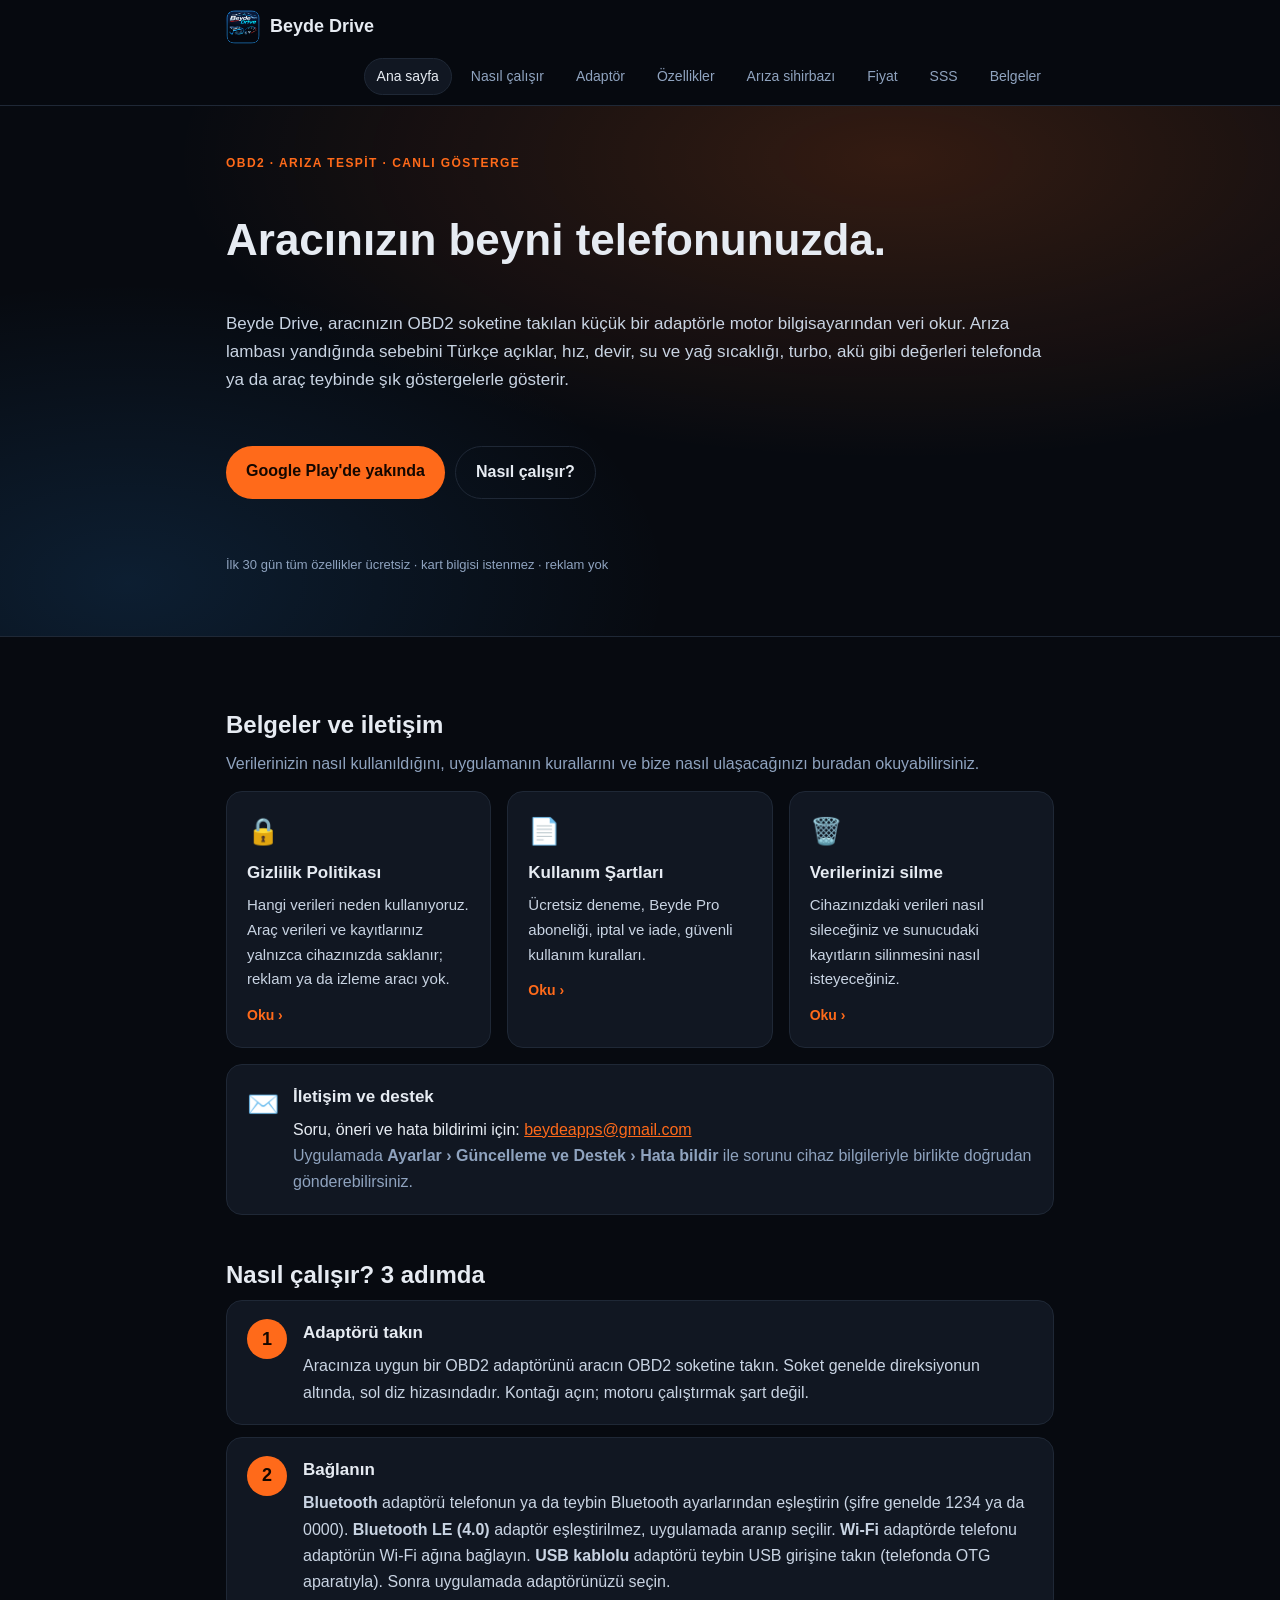
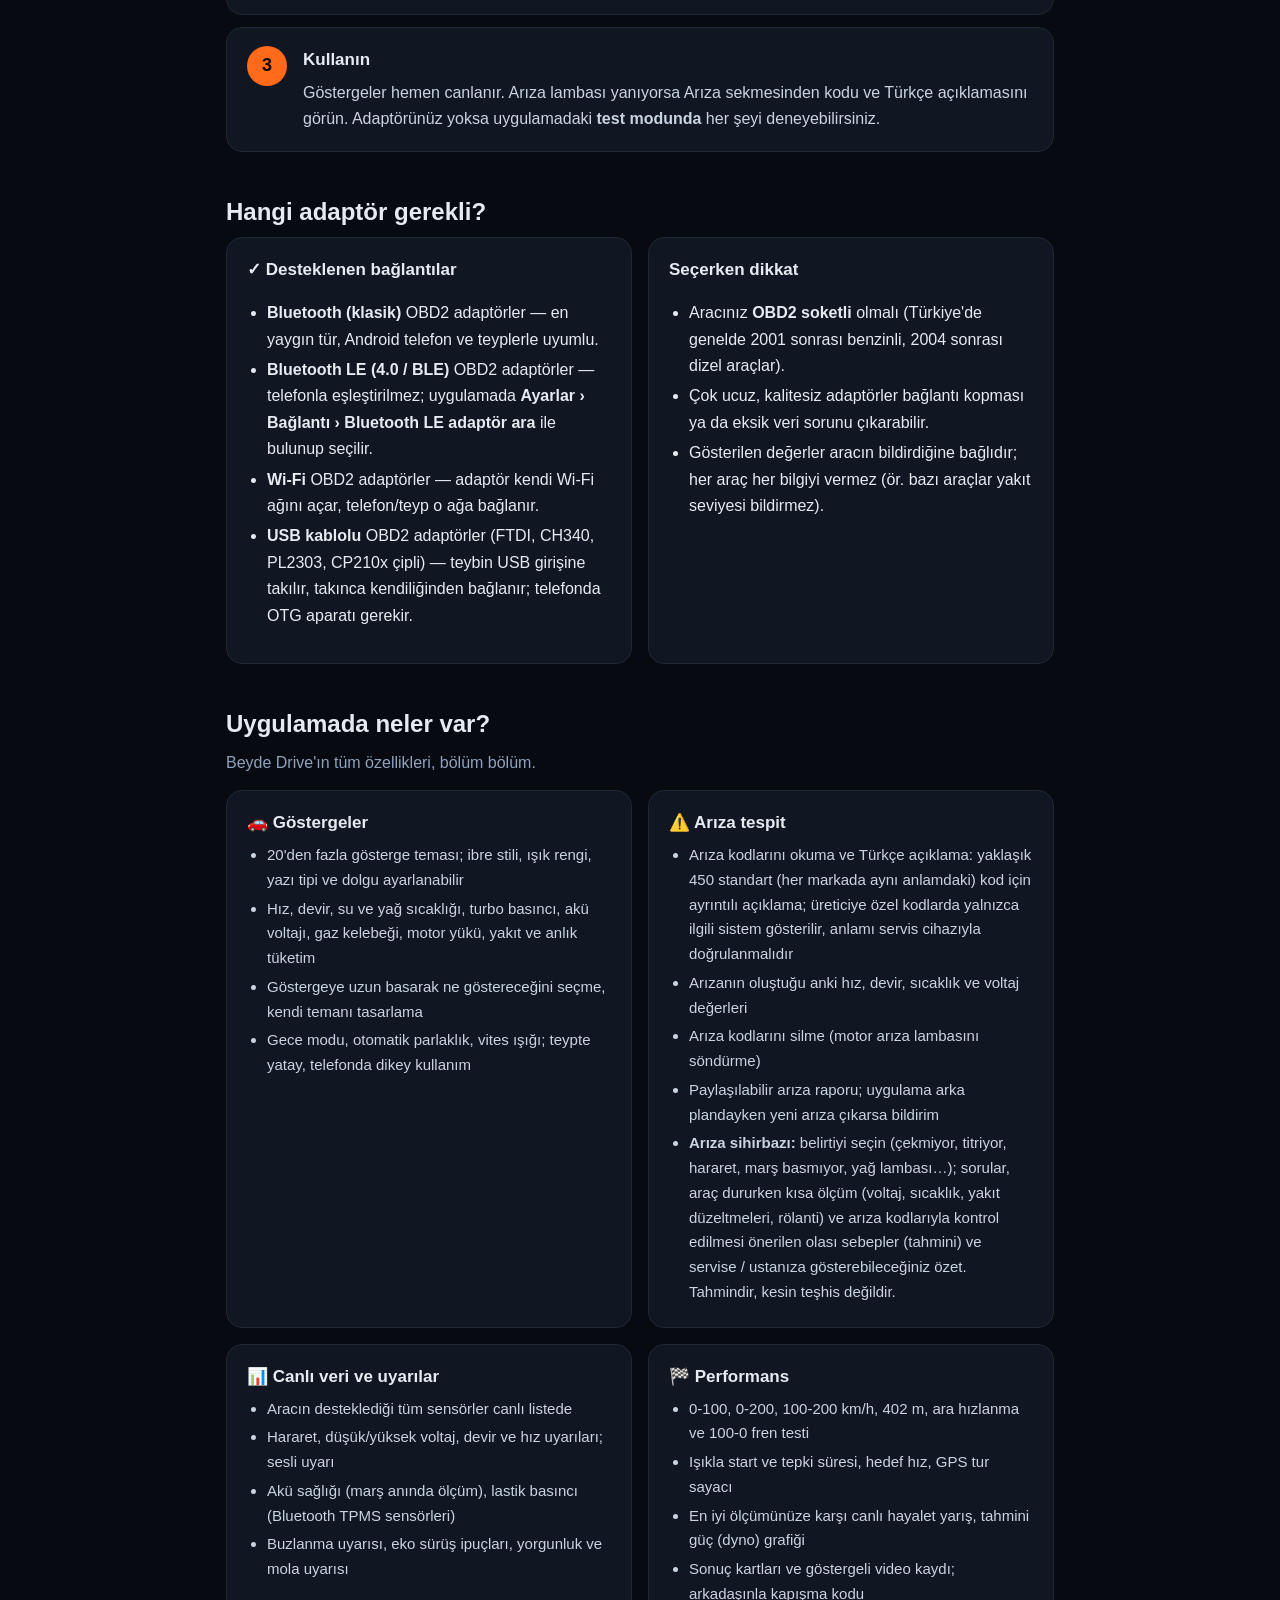
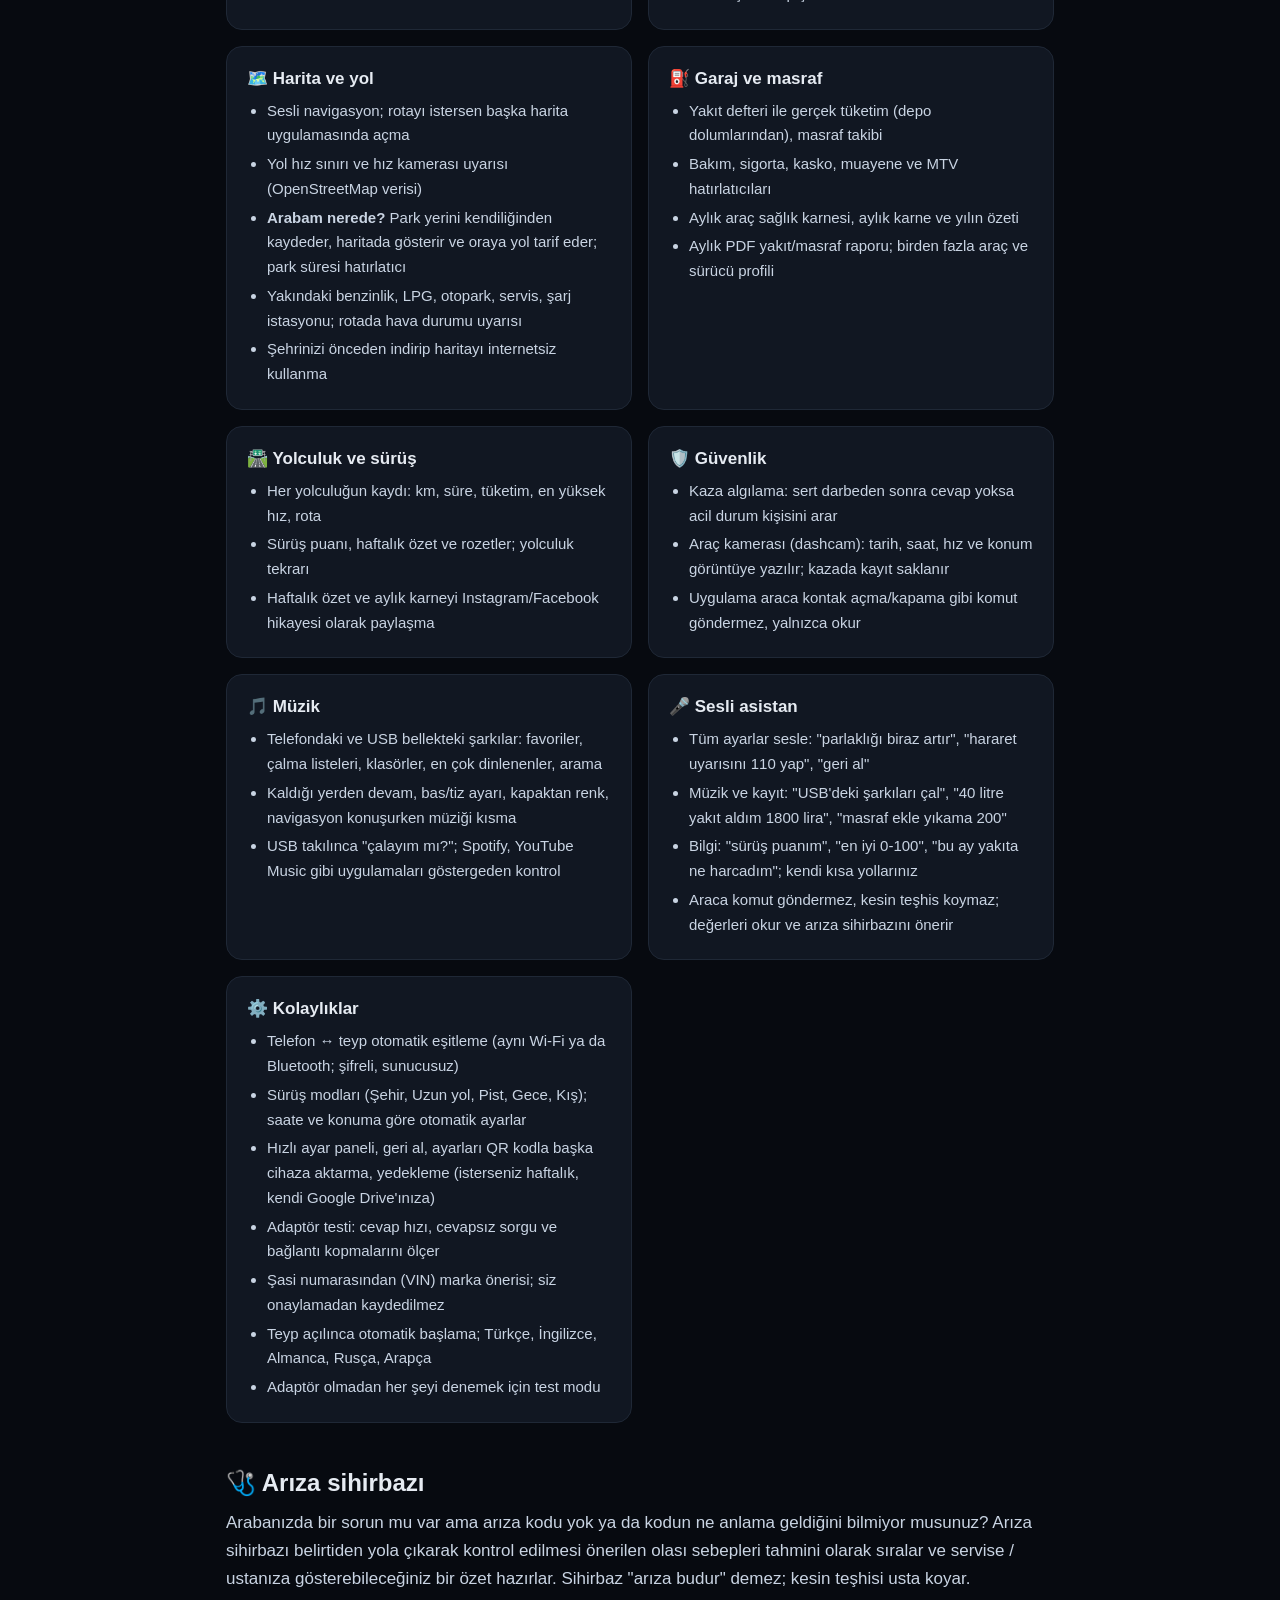
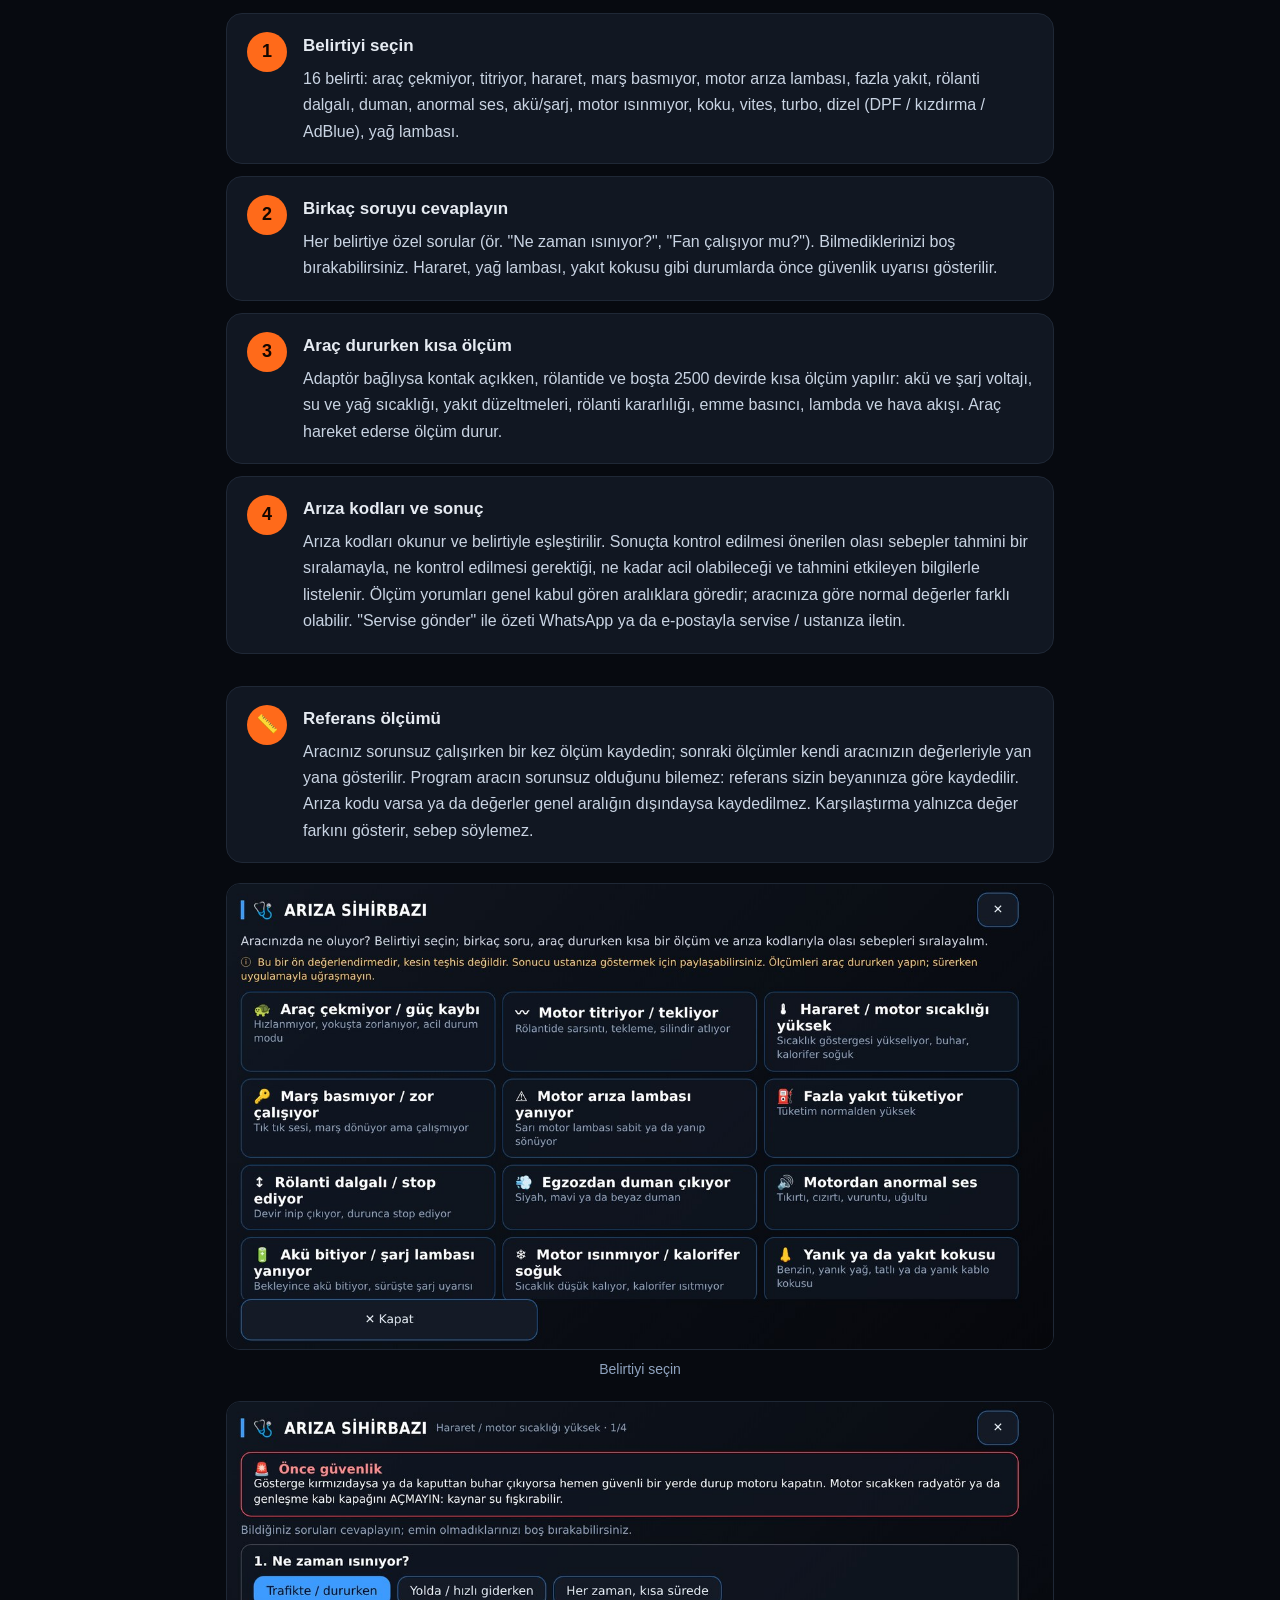
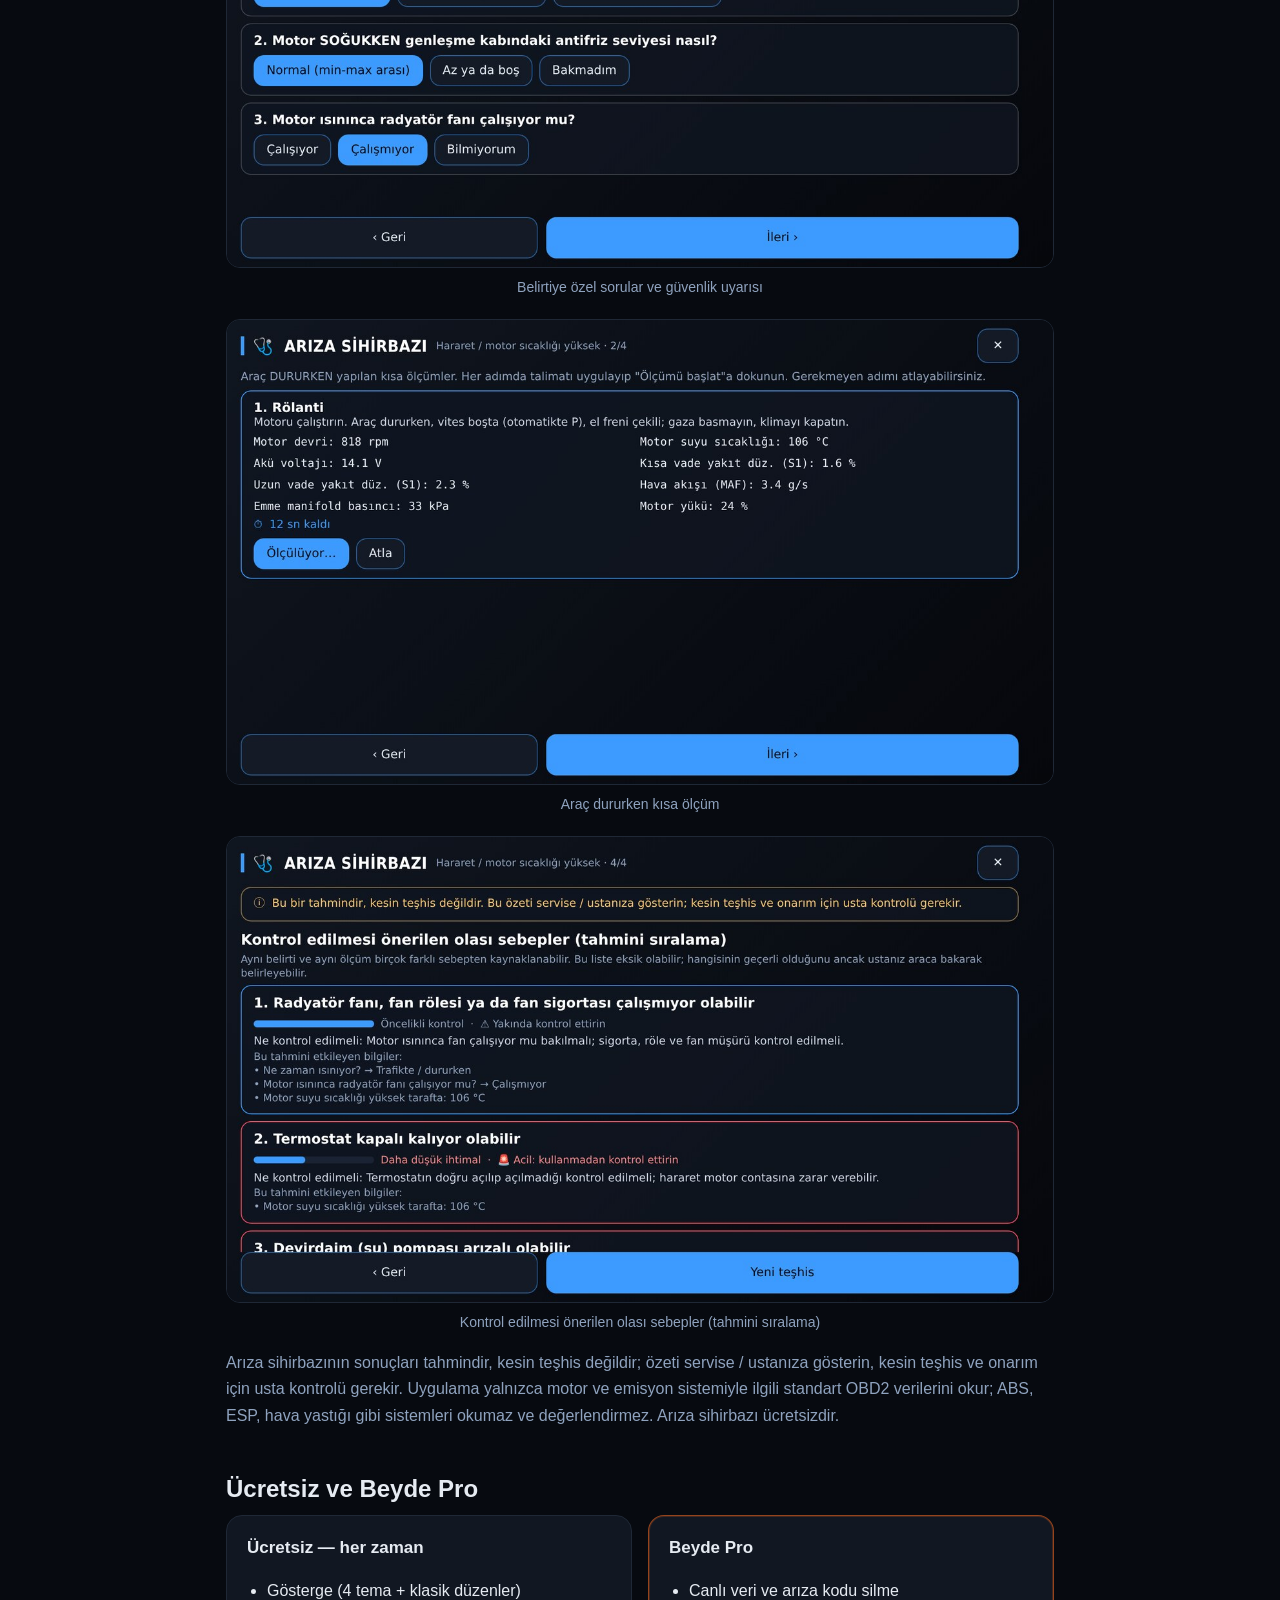
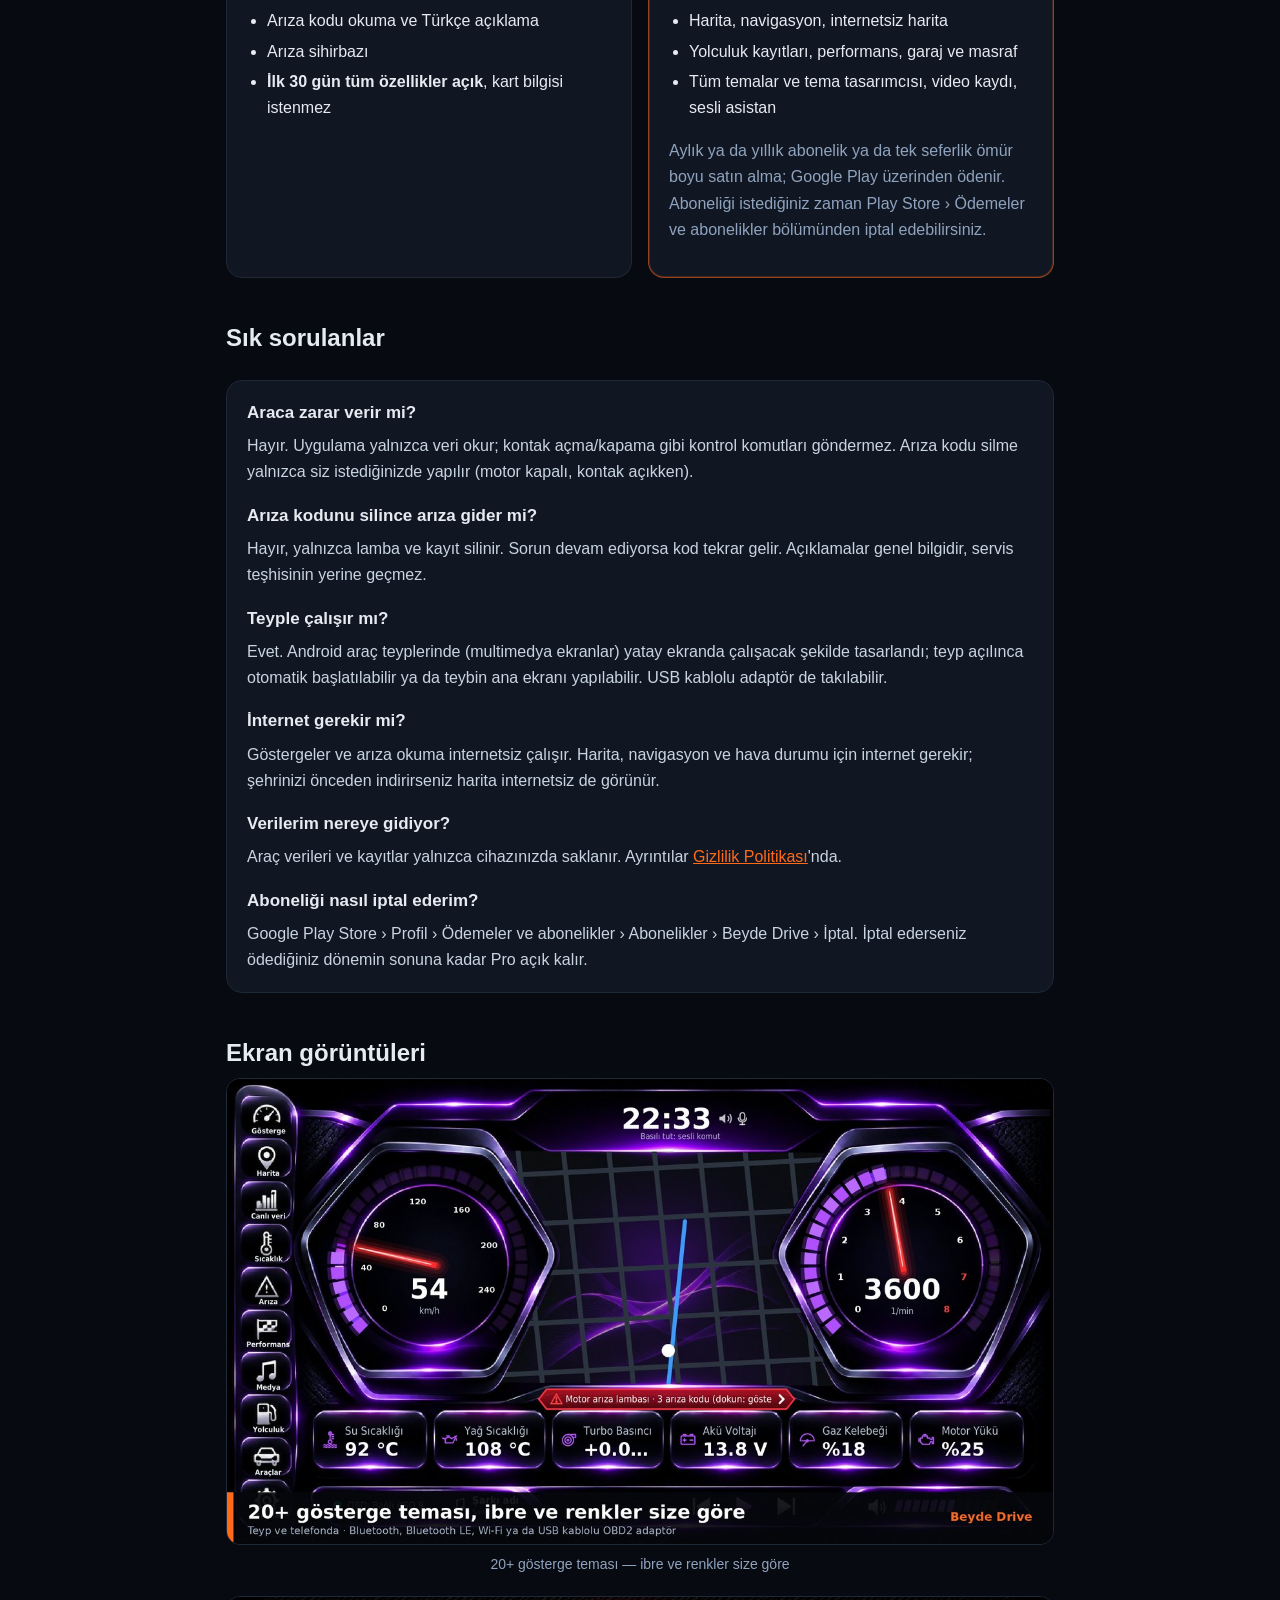
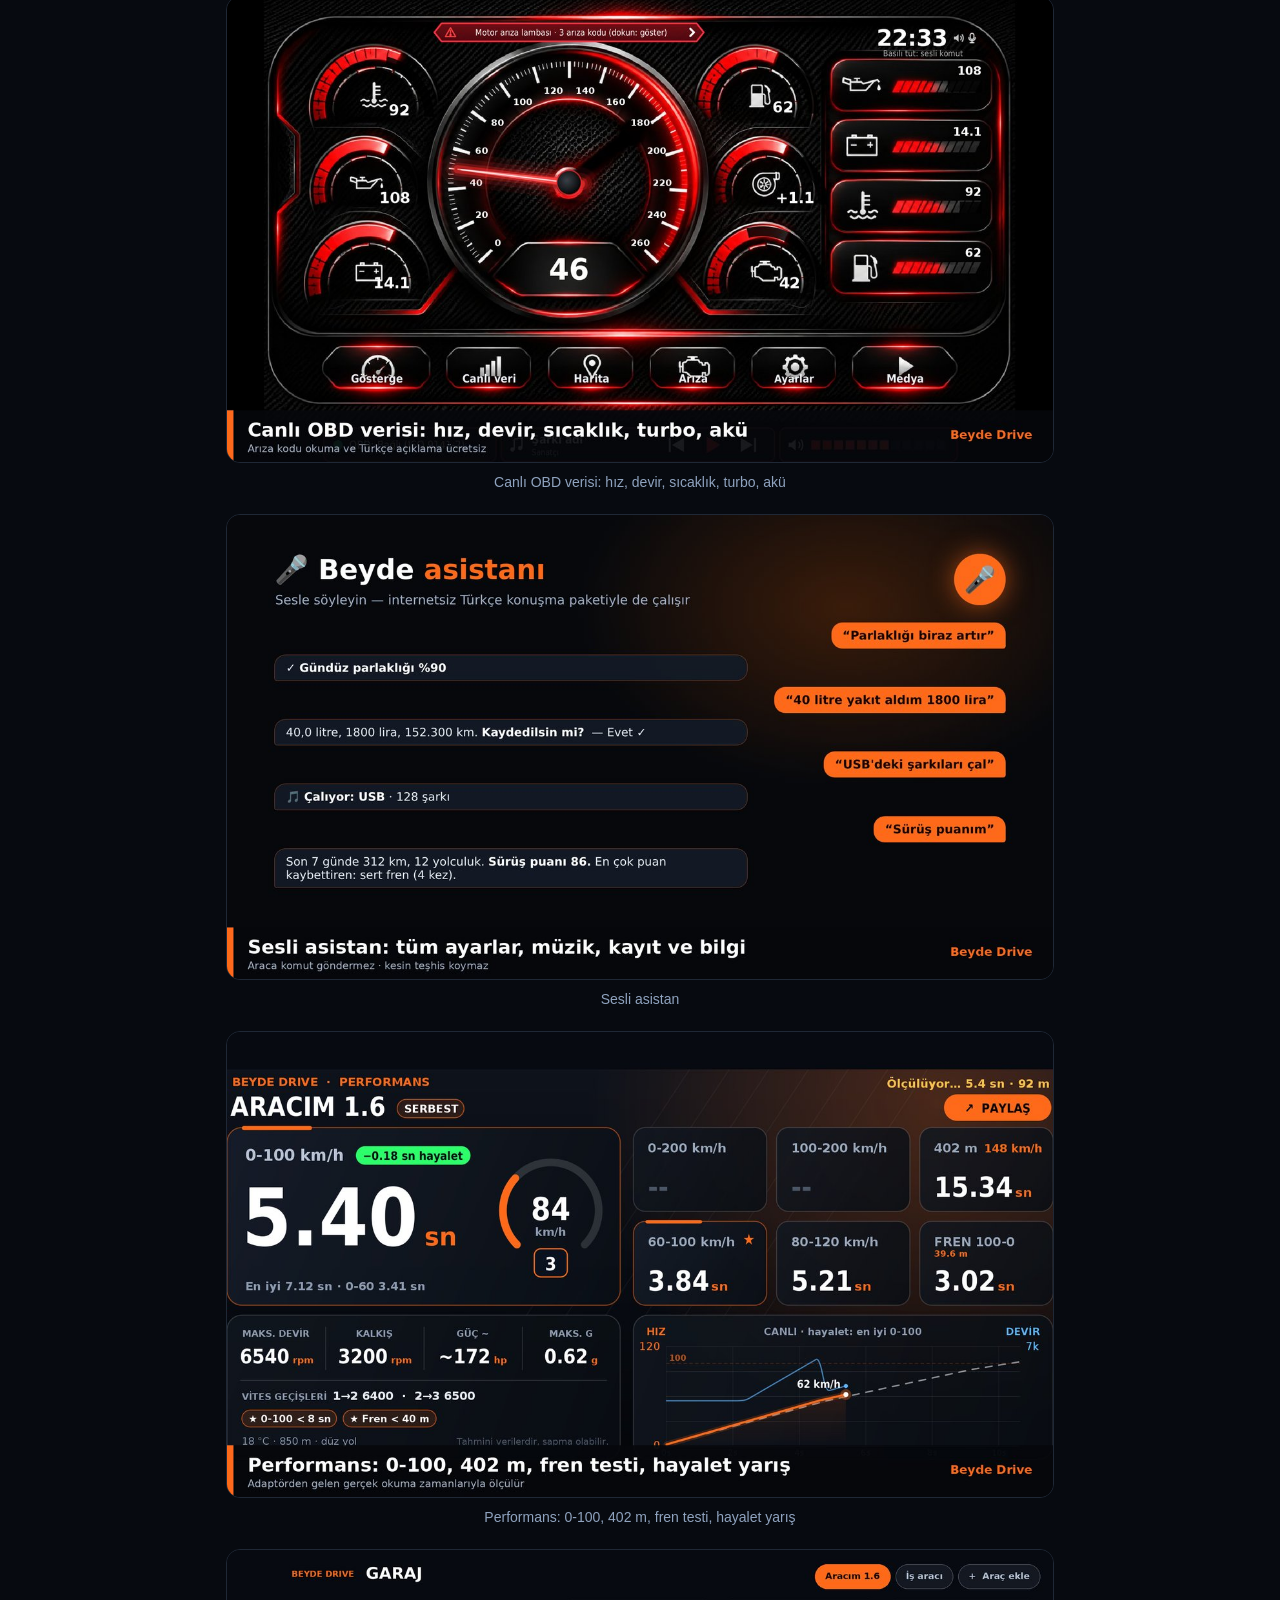
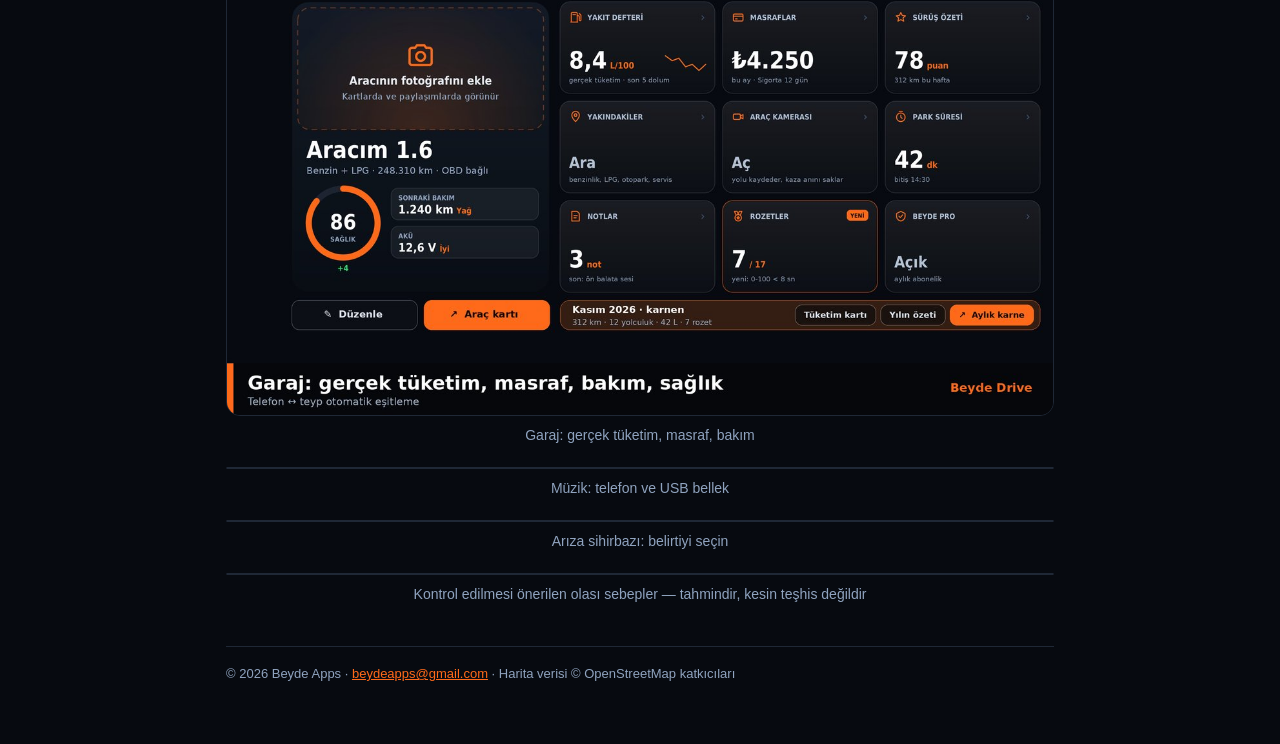
<file: index.html>
<!doctype html>
<html lang="tr">
<head>
<meta charset="utf-8">
<meta name="viewport" content="width=device-width, initial-scale=1">
<title>Beyde Drive — OBD2 arıza tespit ve araç göstergesi</title>
<meta name="description" content="Beyde Drive: aracınızın OBD2 soketine takılan Bluetooth, Bluetooth LE, Wi-Fi ya da USB kablolu adaptörle arıza kodlarını Türkçe okur, canlı motor verisini göstergelerde gösterir, 0-100 ölçer, navigasyon yapar.">
<meta name="keywords" content="OBD2, ELM327, OBD2 adaptör, arıza tespit, arıza kodu okuma, check engine, motor arıza lambası, araç göstergesi, teyp gösterge, 0-100 ölçüm">
<link rel="stylesheet" href="style.css">
</head>
<body>
<header class="top"><div class="in"><a class="brand" href="index.html"><img src="simge.png" alt="">Beyde Drive</a><nav class="nav"><a href="index.html" class="on">Ana sayfa</a><a href="#nasil">Nasıl çalışır</a><a href="#adaptor">Adaptör</a><a href="#ozellikler">Özellikler</a><a href="#sihirbaz">Arıza sihirbazı</a><a href="#fiyat">Fiyat</a><a href="#sss">SSS</a><a href="#belgeler">Belgeler</a></nav></div></header>

<section class="hero">
  <div class="in one">
    <p class="kicker">OBD2 · ARIZA TESPİT · CANLI GÖSTERGE</p>
    <h1>Aracınızın beyni telefonunuzda.</h1>
    <p class="lead">Beyde Drive, aracınızın OBD2 soketine takılan küçük bir adaptörle motor bilgisayarından veri okur. Arıza lambası yandığında sebebini Türkçe açıklar, hız, devir, su ve yağ sıcaklığı, turbo, akü gibi değerleri telefonda ya da araç teybinde şık göstergelerle gösterir.</p>
    <div class="cta">
      <span class="btn">Google Play'de yakında</span>
      <a class="btn ghost" href="#nasil">Nasıl çalışır?</a>
    </div>
    <p class="meta small">İlk 30 gün tüm özellikler ücretsiz · kart bilgisi istenmez · reklam yok</p>
  </div>
</section>

<main>

<section id="belgeler">
  <h2 class="sec">Belgeler ve iletişim</h2>
  <p class="sub">Verilerinizin nasıl kullanıldığını, uygulamanın kurallarını ve bize nasıl ulaşacağınızı buradan okuyabilirsiniz.</p>
  <div class="grid">
    <a class="card link" href="gizlilik.html"><span class="ic">🔒</span><h3>Gizlilik Politikası</h3><p>Hangi verileri neden kullanıyoruz. Araç verileri ve kayıtlarınız yalnızca cihazınızda saklanır; reklam ya da izleme aracı yok.</p><span class="go">Oku ›</span></a>
    <a class="card link" href="kullanim-sartlari.html"><span class="ic">📄</span><h3>Kullanım Şartları</h3><p>Ücretsiz deneme, Beyde Pro aboneliği, iptal ve iade, güvenli kullanım kuralları.</p><span class="go">Oku ›</span></a>
    <a class="card link" href="veri-silme.html"><span class="ic">🗑️</span><h3>Verilerinizi silme</h3><p>Cihazınızdaki verileri nasıl sileceğiniz ve sunucudaki kayıtların silinmesini nasıl isteyeceğiniz.</p><span class="go">Oku ›</span></a>
  </div>
  <div class="card contact">
    <span class="ic">✉️</span>
    <div><h3>İletişim ve destek</h3><p>Soru, öneri ve hata bildirimi için: <a href="mailto:beydeapps@gmail.com">beydeapps@gmail.com</a><br><span class="meta">Uygulamada <b>Ayarlar › Güncelleme ve Destek › Hata bildir</b> ile sorunu cihaz bilgileriyle birlikte doğrudan gönderebilirsiniz.</span></p></div>
  </div>
</section>

<section id="nasil">
  <h2 class="sec">Nasıl çalışır? 3 adımda</h2>
  <div class="steps">
    <div class="card step"><b>1</b><div><h3>Adaptörü takın</h3><p>Aracınıza uygun bir OBD2 adaptörünü aracın OBD2 soketine takın. Soket genelde direksiyonun altında, sol diz hizasındadır. Kontağı açın; motoru çalıştırmak şart değil.</p></div></div>
    <div class="card step"><b>2</b><div><h3>Bağlanın</h3><p><b>Bluetooth</b> adaptörü telefonun ya da teybin Bluetooth ayarlarından eşleştirin (şifre genelde 1234 ya da 0000). <b>Bluetooth LE (4.0)</b> adaptör eşleştirilmez, uygulamada aranıp seçilir. <b>Wi-Fi</b> adaptörde telefonu adaptörün Wi-Fi ağına bağlayın. <b>USB kablolu</b> adaptörü teybin USB girişine takın (telefonda OTG aparatıyla). Sonra uygulamada adaptörünüzü seçin.</p></div></div>
    <div class="card step"><b>3</b><div><h3>Kullanın</h3><p>Göstergeler hemen canlanır. Arıza lambası yanıyorsa Arıza sekmesinden kodu ve Türkçe açıklamasını görün. Adaptörünüz yoksa uygulamadaki <b>test modunda</b> her şeyi deneyebilirsiniz.</p></div></div>
  </div>
</section>

<section id="adaptor">
  <h2 class="sec">Hangi adaptör gerekli?</h2>
  <div class="grid two">
    <div class="card"><h3>✓ Desteklenen bağlantılar</h3><ul>
      <li><b>Bluetooth (klasik)</b> OBD2 adaptörler — en yaygın tür, Android telefon ve teyplerle uyumlu.</li>
      <li><b>Bluetooth LE (4.0 / BLE)</b> OBD2 adaptörler — telefonla eşleştirilmez; uygulamada <b>Ayarlar › Bağlantı › Bluetooth LE adaptör ara</b> ile bulunup seçilir.</li>
      <li><b>Wi-Fi</b> OBD2 adaptörler — adaptör kendi Wi-Fi ağını açar, telefon/teyp o ağa bağlanır.</li>
      <li><b>USB kablolu</b> OBD2 adaptörler (FTDI, CH340, PL2303, CP210x çipli) — teybin USB girişine takılır, takınca kendiliğinden bağlanır; telefonda OTG aparatı gerekir.</li>
    </ul></div>
    <div class="card"><h3>Seçerken dikkat</h3><ul>
      <li>Aracınız <b>OBD2 soketli</b> olmalı (Türkiye'de genelde 2001 sonrası benzinli, 2004 sonrası dizel araçlar).</li>
      <li>Çok ucuz, kalitesiz adaptörler bağlantı kopması ya da eksik veri sorunu çıkarabilir.</li>
      <li>Gösterilen değerler aracın bildirdiğine bağlıdır; her araç her bilgiyi vermez (ör. bazı araçlar yakıt seviyesi bildirmez).</li>
    </ul></div>
  </div>
</section>

<section id="ozellikler">
  <h2 class="sec">Uygulamada neler var?</h2>
  <p class="sub">Beyde Drive'ın tüm özellikleri, bölüm bölüm.</p>
  <div class="grid two feats">
    <div class="card"><h3>🚗 Göstergeler</h3><ul>
      <li>20'den fazla gösterge teması; ibre stili, ışık rengi, yazı tipi ve dolgu ayarlanabilir</li>
      <li>Hız, devir, su ve yağ sıcaklığı, turbo basıncı, akü voltajı, gaz kelebeği, motor yükü, yakıt ve anlık tüketim</li>
      <li>Göstergeye uzun basarak ne göstereceğini seçme, kendi temanı tasarlama</li>
      <li>Gece modu, otomatik parlaklık, vites ışığı; teypte yatay, telefonda dikey kullanım</li>
    </ul></div>
    <div class="card"><h3>⚠️ Arıza tespit</h3><ul>
      <li>Arıza kodlarını okuma ve Türkçe açıklama: yaklaşık 450 standart (her markada aynı anlamdaki) kod için ayrıntılı açıklama; üreticiye özel kodlarda yalnızca ilgili sistem gösterilir, anlamı servis cihazıyla doğrulanmalıdır</li>
      <li>Arızanın oluştuğu anki hız, devir, sıcaklık ve voltaj değerleri</li>
      <li>Arıza kodlarını silme (motor arıza lambasını söndürme)</li>
      <li>Paylaşılabilir arıza raporu; uygulama arka plandayken yeni arıza çıkarsa bildirim</li>
      <li><b>Arıza sihirbazı:</b> belirtiyi seçin (çekmiyor, titriyor, hararet, marş basmıyor, yağ lambası…); sorular, araç dururken kısa ölçüm (voltaj, sıcaklık, yakıt düzeltmeleri, rölanti) ve arıza kodlarıyla kontrol edilmesi önerilen olası sebepler (tahmini) ve servise / ustanıza gösterebileceğiniz özet. Tahmindir, kesin teşhis değildir.</li>
    </ul></div>
    <div class="card"><h3>📊 Canlı veri ve uyarılar</h3><ul>
      <li>Aracın desteklediği tüm sensörler canlı listede</li>
      <li>Hararet, düşük/yüksek voltaj, devir ve hız uyarıları; sesli uyarı</li>
      <li>Akü sağlığı (marş anında ölçüm), lastik basıncı (Bluetooth TPMS sensörleri)</li>
      <li>Buzlanma uyarısı, eko sürüş ipuçları, yorgunluk ve mola uyarısı</li>
    </ul></div>
    <div class="card"><h3>🏁 Performans</h3><ul>
      <li>0-100, 0-200, 100-200 km/h, 402 m, ara hızlanma ve 100-0 fren testi</li>
      <li>Işıkla start ve tepki süresi, hedef hız, GPS tur sayacı</li>
      <li>En iyi ölçümünüze karşı canlı hayalet yarış, tahmini güç (dyno) grafiği</li>
      <li>Sonuç kartları ve göstergeli video kaydı; arkadaşınla kapışma kodu</li>
    </ul></div>
    <div class="card"><h3>🗺️ Harita ve yol</h3><ul>
      <li>Sesli navigasyon; rotayı istersen başka harita uygulamasında açma</li>
      <li>Yol hız sınırı ve hız kamerası uyarısı (OpenStreetMap verisi)</li>
      <li><b>Arabam nerede?</b> Park yerini kendiliğinden kaydeder, haritada gösterir ve oraya yol tarif eder; park süresi hatırlatıcı</li>
      <li>Yakındaki benzinlik, LPG, otopark, servis, şarj istasyonu; rotada hava durumu uyarısı</li>
      <li>Şehrinizi önceden indirip haritayı internetsiz kullanma</li>
    </ul></div>
    <div class="card"><h3>⛽ Garaj ve masraf</h3><ul>
      <li>Yakıt defteri ile gerçek tüketim (depo dolumlarından), masraf takibi</li>
      <li>Bakım, sigorta, kasko, muayene ve MTV hatırlatıcıları</li>
      <li>Aylık araç sağlık karnesi, aylık karne ve yılın özeti</li>
      <li>Aylık PDF yakıt/masraf raporu; birden fazla araç ve sürücü profili</li>
    </ul></div>
    <div class="card"><h3>🛣️ Yolculuk ve sürüş</h3><ul>
      <li>Her yolculuğun kaydı: km, süre, tüketim, en yüksek hız, rota</li>
      <li>Sürüş puanı, haftalık özet ve rozetler; yolculuk tekrarı</li>
      <li>Haftalık özet ve aylık karneyi Instagram/Facebook hikayesi olarak paylaşma</li>
    </ul></div>
    <div class="card"><h3>🛡️ Güvenlik</h3><ul>
      <li>Kaza algılama: sert darbeden sonra cevap yoksa acil durum kişisini arar</li>
      <li>Araç kamerası (dashcam): tarih, saat, hız ve konum görüntüye yazılır; kazada kayıt saklanır</li>
      <li>Uygulama araca kontak açma/kapama gibi komut göndermez, yalnızca okur</li>
    </ul></div>
    <div class="card"><h3>🎵 Müzik</h3><ul>
      <li>Telefondaki ve USB bellekteki şarkılar: favoriler, çalma listeleri, klasörler, en çok dinlenenler, arama</li>
      <li>Kaldığı yerden devam, bas/tiz ayarı, kapaktan renk, navigasyon konuşurken müziği kısma</li>
      <li>USB takılınca "çalayım mı?"; Spotify, YouTube Music gibi uygulamaları göstergeden kontrol</li>
    </ul></div>
    <div class="card"><h3>🎤 Sesli asistan</h3><ul>
      <li>Tüm ayarlar sesle: "parlaklığı biraz artır", "hararet uyarısını 110 yap", "geri al"</li>
      <li>Müzik ve kayıt: "USB'deki şarkıları çal", "40 litre yakıt aldım 1800 lira", "masraf ekle yıkama 200"</li>
      <li>Bilgi: "sürüş puanım", "en iyi 0-100", "bu ay yakıta ne harcadım"; kendi kısa yollarınız</li>
      <li>Araca komut göndermez, kesin teşhis koymaz; değerleri okur ve arıza sihirbazını önerir</li>
    </ul></div>
    <div class="card"><h3>⚙️ Kolaylıklar</h3><ul>
      <li>Telefon ↔ teyp otomatik eşitleme (aynı Wi-Fi ya da Bluetooth; şifreli, sunucusuz)</li>
      <li>Sürüş modları (Şehir, Uzun yol, Pist, Gece, Kış); saate ve konuma göre otomatik ayarlar</li>
      <li>Hızlı ayar paneli, geri al, ayarları QR kodla başka cihaza aktarma, yedekleme (isterseniz haftalık, kendi Google Drive'ınıza)</li>
      <li>Adaptör testi: cevap hızı, cevapsız sorgu ve bağlantı kopmalarını ölçer</li>
      <li>Şasi numarasından (VIN) marka önerisi; siz onaylamadan kaydedilmez</li>
      <li>Teyp açılınca otomatik başlama; Türkçe, İngilizce, Almanca, Rusça, Arapça</li>
      <li>Adaptör olmadan her şeyi denemek için test modu</li>
    </ul></div>
  </div>
</section>

<section id="sihirbaz">
  <h2 class="sec">🩺 Arıza sihirbazı</h2>
  <p class="lead">Arabanızda bir sorun mu var ama arıza kodu yok ya da kodun ne anlama geldiğini bilmiyor musunuz? Arıza sihirbazı belirtiden yola çıkarak kontrol edilmesi önerilen olası sebepleri tahmini olarak sıralar ve servise / ustanıza gösterebileceğiniz bir özet hazırlar. Sihirbaz "arıza budur" demez; kesin teşhisi usta koyar.</p>
  <div class="steps">
    <div class="card step"><b>1</b><div><h3>Belirtiyi seçin</h3><p>16 belirti: araç çekmiyor, titriyor, hararet, marş basmıyor, motor arıza lambası, fazla yakıt, rölanti dalgalı, duman, anormal ses, akü/şarj, motor ısınmıyor, koku, vites, turbo, dizel (DPF / kızdırma / AdBlue), yağ lambası.</p></div></div>
    <div class="card step"><b>2</b><div><h3>Birkaç soruyu cevaplayın</h3><p>Her belirtiye özel sorular (ör. "Ne zaman ısınıyor?", "Fan çalışıyor mu?"). Bilmediklerinizi boş bırakabilirsiniz. Hararet, yağ lambası, yakıt kokusu gibi durumlarda önce güvenlik uyarısı gösterilir.</p></div></div>
    <div class="card step"><b>3</b><div><h3>Araç dururken kısa ölçüm</h3><p>Adaptör bağlıysa kontak açıkken, rölantide ve boşta 2500 devirde kısa ölçüm yapılır: akü ve şarj voltajı, su ve yağ sıcaklığı, yakıt düzeltmeleri, rölanti kararlılığı, emme basıncı, lambda ve hava akışı. Araç hareket ederse ölçüm durur.</p></div></div>
    <div class="card step"><b>4</b><div><h3>Arıza kodları ve sonuç</h3><p>Arıza kodları okunur ve belirtiyle eşleştirilir. Sonuçta kontrol edilmesi önerilen olası sebepler tahmini bir sıralamayla, ne kontrol edilmesi gerektiği, ne kadar acil olabileceği ve tahmini etkileyen bilgilerle listelenir. Ölçüm yorumları genel kabul gören aralıklara göredir; aracınıza göre normal değerler farklı olabilir. "Servise gönder" ile özeti WhatsApp ya da e-postayla servise / ustanıza iletin.</p></div></div>
  </div>
  <div class="stack" style="margin-top:20px">
    <div class="card step" style="margin-top:12px"><b>📏</b><div><h3>Referans ölçümü</h3><p>Aracınız sorunsuz çalışırken bir kez ölçüm kaydedin; sonraki ölçümler kendi aracınızın değerleriyle yan yana gösterilir. Program aracın sorunsuz olduğunu bilemez: referans sizin beyanınıza göre kaydedilir. Arıza kodu varsa ya da değerler genel aralığın dışındaysa kaydedilmez. Karşılaştırma yalnızca değer farkını gösterir, sebep söylemez.</p></div></div>
  </div>
  <div class="stack" style="margin-top:20px">
    <figure><img src="img/sihirbaz1.jpg" alt="Arıza sihirbazı belirti seçimi" loading="lazy"><figcaption>Belirtiyi seçin</figcaption></figure>
    <figure><img src="img/sihirbaz2.jpg" alt="Arıza sihirbazı soruları" loading="lazy"><figcaption>Belirtiye özel sorular ve güvenlik uyarısı</figcaption></figure>
    <figure><img src="img/sihirbaz3.jpg" alt="Araç dururken ölçüm" loading="lazy"><figcaption>Araç dururken kısa ölçüm</figcaption></figure>
    <figure><img src="img/sihirbaz4.jpg" alt="Olası sebepler" loading="lazy"><figcaption>Kontrol edilmesi önerilen olası sebepler (tahmini sıralama)</figcaption></figure>
  </div>
  <p class="meta">Arıza sihirbazının sonuçları tahmindir, kesin teşhis değildir; özeti servise / ustanıza gösterin, kesin teşhis ve onarım için usta kontrolü gerekir. Uygulama yalnızca motor ve emisyon sistemiyle ilgili standart OBD2 verilerini okur; ABS, ESP, hava yastığı gibi sistemleri okumaz ve değerlendirmez. Arıza sihirbazı ücretsizdir.</p>
</section>

<section id="fiyat">
  <h2 class="sec">Ücretsiz ve Beyde Pro</h2>
  <div class="grid two">
    <div class="card"><h3>Ücretsiz — her zaman</h3><ul><li>Gösterge (4 tema + klasik düzenler)</li><li>Arıza kodu okuma ve Türkçe açıklama</li><li>Arıza sihirbazı</li><li><b>İlk 30 gün tüm özellikler açık</b>, kart bilgisi istenmez</li></ul></div>
    <div class="card pro"><h3>Beyde Pro</h3><ul><li>Canlı veri ve arıza kodu silme</li><li>Harita, navigasyon, internetsiz harita</li><li>Yolculuk kayıtları, performans, garaj ve masraf</li><li>Tüm temalar ve tema tasarımcısı, video kaydı, sesli asistan</li></ul><p class="meta">Aylık ya da yıllık abonelik ya da tek seferlik ömür boyu satın alma; Google Play üzerinden ödenir. Aboneliği istediğiniz zaman Play Store › Ödemeler ve abonelikler bölümünden iptal edebilirsiniz.</p></div>
  </div>
</section>

<section id="sss">
  <h2 class="sec">Sık sorulanlar</h2>
  <div class="card faq">
    <h3>Araca zarar verir mi?</h3><p>Hayır. Uygulama yalnızca veri okur; kontak açma/kapama gibi kontrol komutları göndermez. Arıza kodu silme yalnızca siz istediğinizde yapılır (motor kapalı, kontak açıkken).</p>
    <h3>Arıza kodunu silince arıza gider mi?</h3><p>Hayır, yalnızca lamba ve kayıt silinir. Sorun devam ediyorsa kod tekrar gelir. Açıklamalar genel bilgidir, servis teşhisinin yerine geçmez.</p>
    <h3>Teyple çalışır mı?</h3><p>Evet. Android araç teyplerinde (multimedya ekranlar) yatay ekranda çalışacak şekilde tasarlandı; teyp açılınca otomatik başlatılabilir ya da teybin ana ekranı yapılabilir. USB kablolu adaptör de takılabilir.</p>
    <h3>İnternet gerekir mi?</h3><p>Göstergeler ve arıza okuma internetsiz çalışır. Harita, navigasyon ve hava durumu için internet gerekir; şehrinizi önceden indirirseniz harita internetsiz de görünür.</p>
    <h3>Verilerim nereye gidiyor?</h3><p>Araç verileri ve kayıtlar yalnızca cihazınızda saklanır. Ayrıntılar <a href="gizlilik.html">Gizlilik Politikası</a>'nda.</p>
    <h3>Aboneliği nasıl iptal ederim?</h3><p>Google Play Store › Profil › Ödemeler ve abonelikler › Abonelikler › Beyde Drive › İptal. İptal ederseniz ödediğiniz dönemin sonuna kadar Pro açık kalır.</p>
  </div>
</section>

<section id="ekranlar">
  <h2 class="sec">Ekran görüntüleri</h2>
  <div class="stack">
    <figure><img src="img/ekran1.jpg" alt="Gösterge teması" loading="lazy"><figcaption>20+ gösterge teması — ibre ve renkler size göre</figcaption></figure>
    <figure><img src="img/ekran2.jpg" alt="Canlı OBD verisi" loading="lazy"><figcaption>Canlı OBD verisi: hız, devir, sıcaklık, turbo, akü</figcaption></figure>
    <figure><img src="img/ekran3.jpg" alt="Sesli asistan" loading="lazy"><figcaption>Sesli asistan</figcaption></figure>
    <figure><img src="img/ekran4.jpg" alt="Performans ölçümü" loading="lazy"><figcaption>Performans: 0-100, 402 m, fren testi, hayalet yarış</figcaption></figure>
    <figure><img src="img/ekran5.jpg" alt="Garaj" loading="lazy"><figcaption>Garaj: gerçek tüketim, masraf, bakım</figcaption></figure>
    <figure><img src="img/ekran6.jpg" alt="Müzik" loading="lazy"><figcaption>Müzik: telefon ve USB bellek</figcaption></figure>
    <figure><img src="img/ekran7.jpg" alt="Arıza sihirbazı" loading="lazy"><figcaption>Arıza sihirbazı: belirtiyi seçin</figcaption></figure>
    <figure><img src="img/ekran8.jpg" alt="Arıza sihirbazı sonucu" loading="lazy"><figcaption>Kontrol edilmesi önerilen olası sebepler — tahmindir, kesin teşhis değildir</figcaption></figure>
  </div>
</section>

<footer>© 2026 Beyde Apps · <a href="mailto:beydeapps@gmail.com">beydeapps@gmail.com</a> · Harita verisi © OpenStreetMap katkıcıları</footer>
</main>
</body>
</html>
</file>
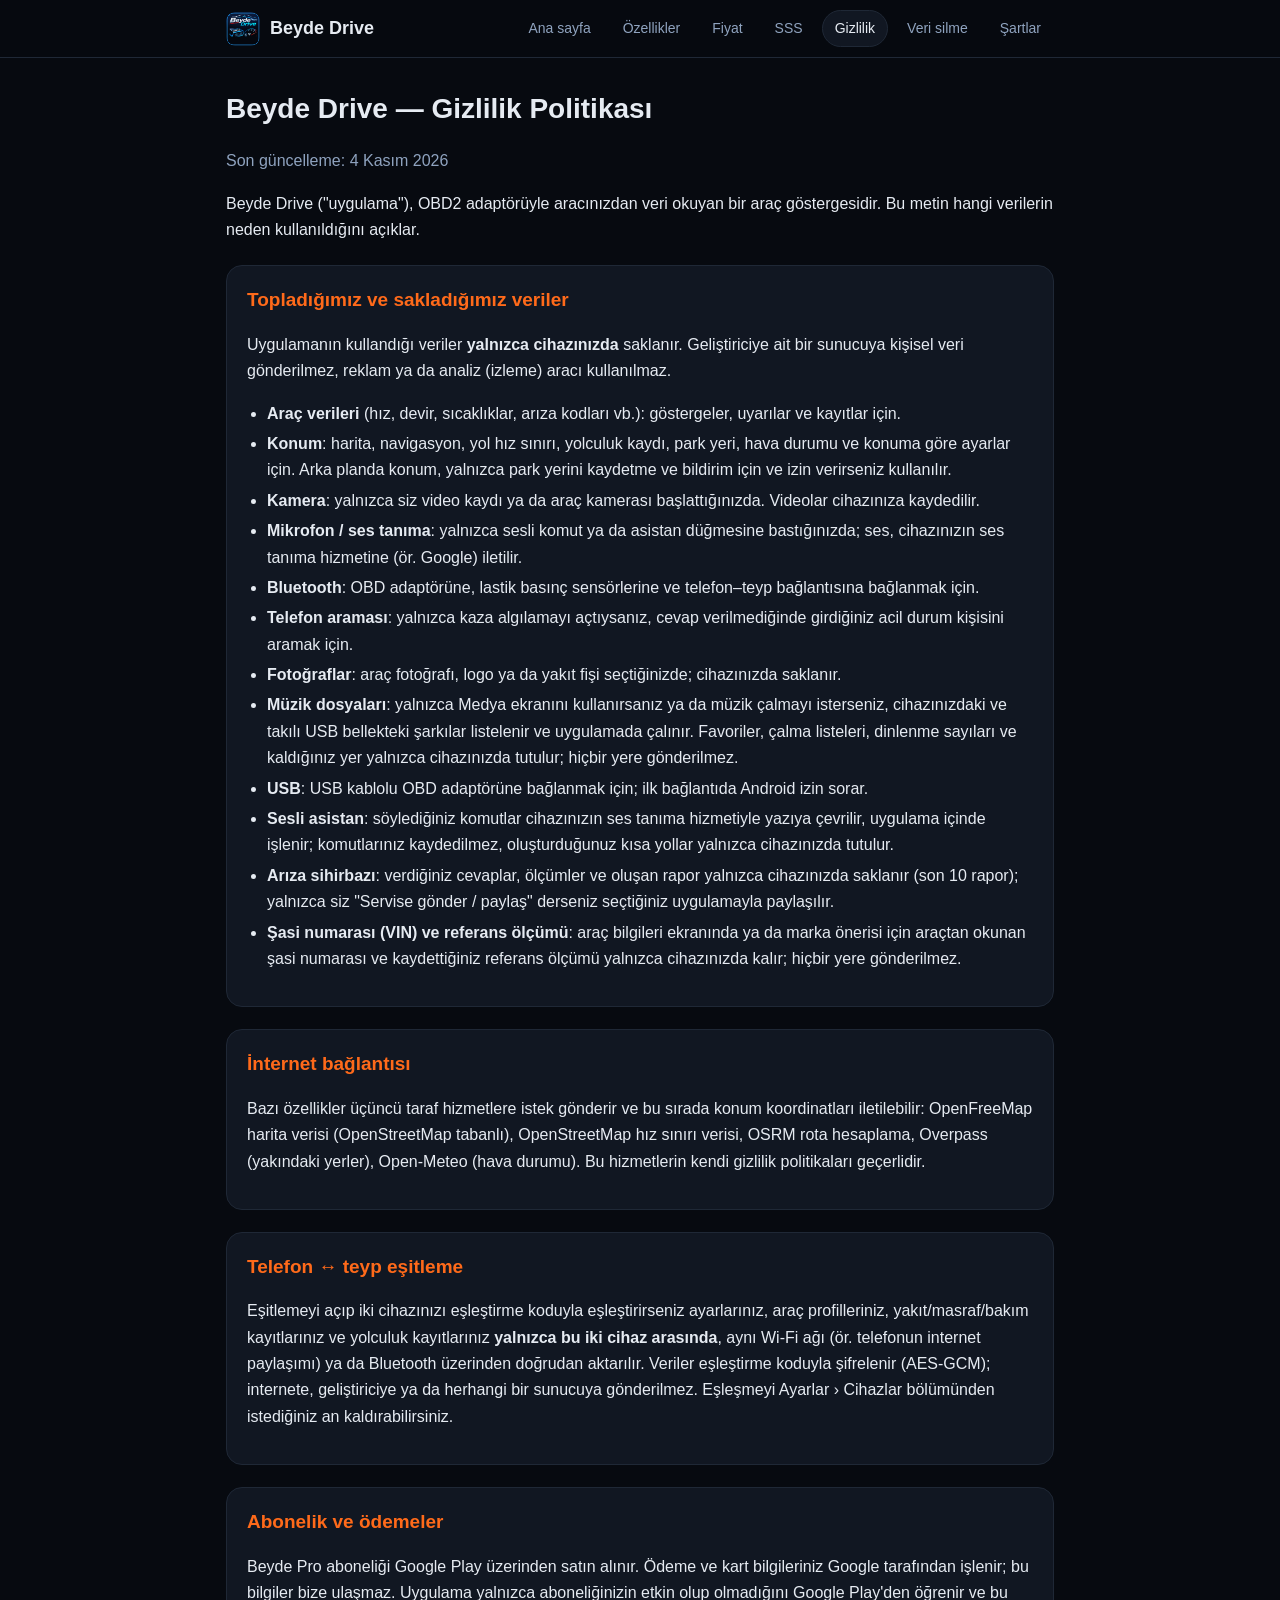
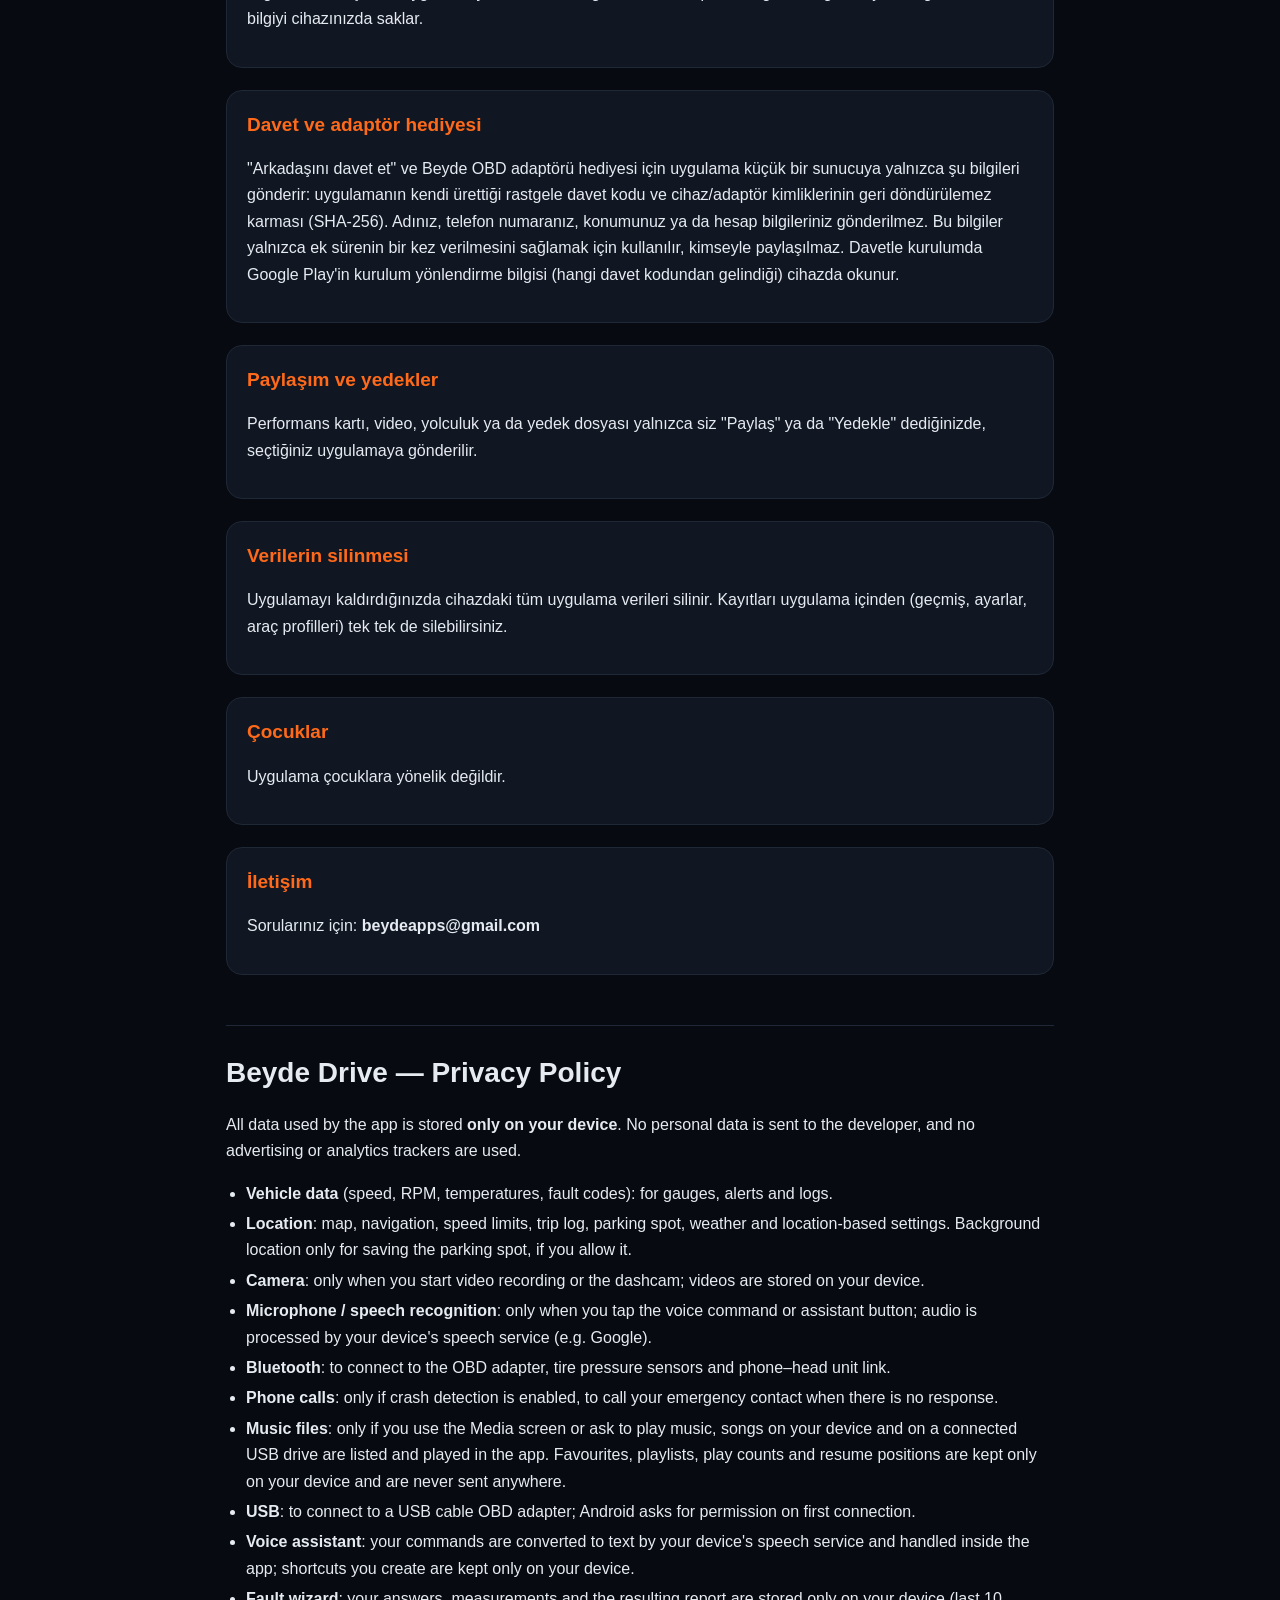
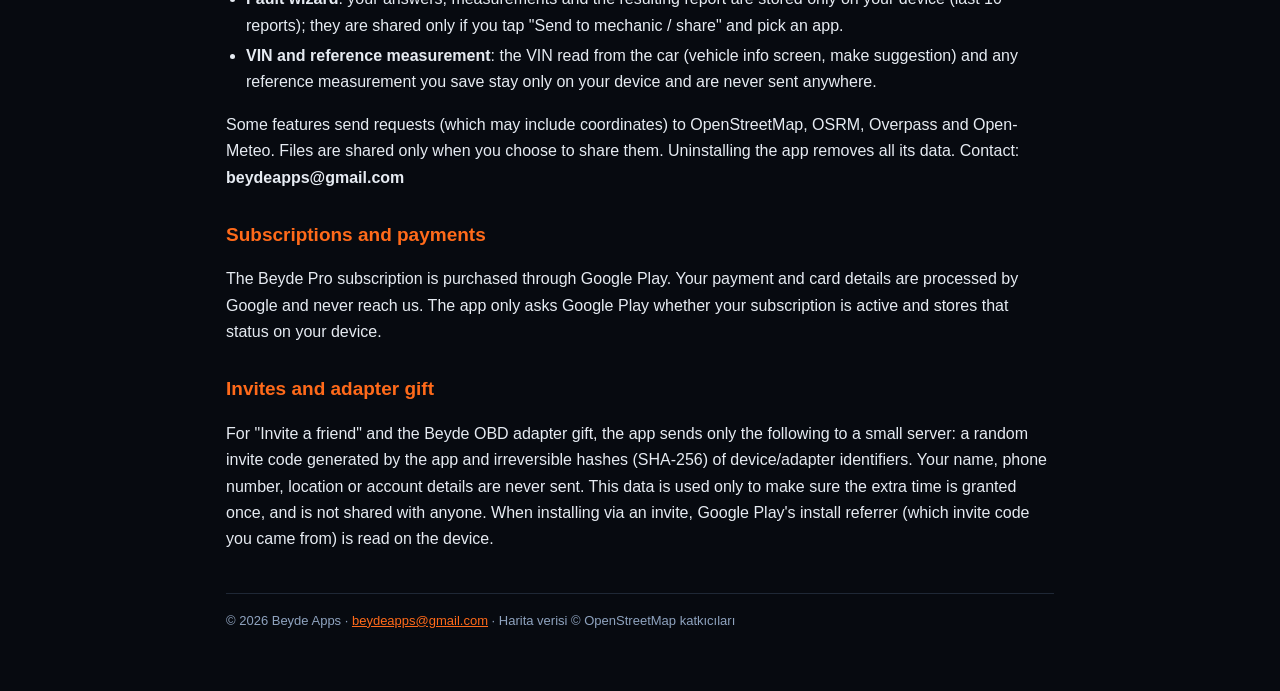
<file: gizlilik-politikasi.html>
<!doctype html>
<html lang="tr">
<head>
<meta charset="utf-8">
<meta name="viewport" content="width=device-width, initial-scale=1">
<title>Beyde Drive — Gizlilik Politikası</title>
<link rel="stylesheet" href="style.css">
</head>
<body>
<header class="top"><div class="in"><a class="brand" href="index.html"><img src="simge.png" alt="">Beyde Drive</a><nav class="nav"><a href="index.html">Ana sayfa</a><a href="index.html#ozellikler">Özellikler</a><a href="index.html#fiyat">Fiyat</a><a href="index.html#sss">SSS</a><a href="gizlilik.html" class="on">Gizlilik</a><a href="veri-silme.html">Veri silme</a><a href="kullanim-sartlari.html">Şartlar</a></nav></div></header>
<main>
<h1>Beyde Drive — Gizlilik Politikası</h1>
<p class="meta">Son güncelleme: 4 Kasım 2026</p>

<p>Beyde Drive ("uygulama"), OBD2 adaptörüyle aracınızdan veri okuyan bir araç göstergesidir. Bu metin hangi verilerin neden kullanıldığını açıklar.</p>

<section class="card">
<h2>Topladığımız ve sakladığımız veriler</h2>
<p>Uygulamanın kullandığı veriler <b>yalnızca cihazınızda</b> saklanır. Geliştiriciye ait bir sunucuya kişisel veri gönderilmez, reklam ya da analiz (izleme) aracı kullanılmaz.</p>
<ul>
  <li><b>Araç verileri</b> (hız, devir, sıcaklıklar, arıza kodları vb.): göstergeler, uyarılar ve kayıtlar için.</li>
  <li><b>Konum</b>: harita, navigasyon, yol hız sınırı, yolculuk kaydı, park yeri, hava durumu ve konuma göre ayarlar için. Arka planda konum, yalnızca park yerini kaydetme ve bildirim için ve izin verirseniz kullanılır.</li>
  <li><b>Kamera</b>: yalnızca siz video kaydı ya da araç kamerası başlattığınızda. Videolar cihazınıza kaydedilir.</li>
  <li><b>Mikrofon / ses tanıma</b>: yalnızca sesli komut ya da asistan düğmesine bastığınızda; ses, cihazınızın ses tanıma hizmetine (ör. Google) iletilir.</li>
  <li><b>Bluetooth</b>: OBD adaptörüne, lastik basınç sensörlerine ve telefon–teyp bağlantısına bağlanmak için.</li>
  <li><b>Telefon araması</b>: yalnızca kaza algılamayı açtıysanız, cevap verilmediğinde girdiğiniz acil durum kişisini aramak için.</li>
  <li><b>Fotoğraflar</b>: araç fotoğrafı, logo ya da yakıt fişi seçtiğinizde; cihazınızda saklanır.</li>
<li><b>Müzik dosyaları</b>: yalnızca Medya ekranını kullanırsanız ya da müzik çalmayı isterseniz, cihazınızdaki ve takılı USB bellekteki şarkılar listelenir ve uygulamada çalınır. Favoriler, çalma listeleri, dinlenme sayıları ve kaldığınız yer yalnızca cihazınızda tutulur; hiçbir yere gönderilmez.</li>
<li><b>USB</b>: USB kablolu OBD adaptörüne bağlanmak için; ilk bağlantıda Android izin sorar.</li>
<li><b>Sesli asistan</b>: söylediğiniz komutlar cihazınızın ses tanıma hizmetiyle yazıya çevrilir, uygulama içinde işlenir; komutlarınız kaydedilmez, oluşturduğunuz kısa yollar yalnızca cihazınızda tutulur.</li>
<li><b>Arıza sihirbazı</b>: verdiğiniz cevaplar, ölçümler ve oluşan rapor yalnızca cihazınızda saklanır (son 10 rapor); yalnızca siz "Servise gönder / paylaş" derseniz seçtiğiniz uygulamayla paylaşılır.</li>
<li><b>Şasi numarası (VIN) ve referans ölçümü</b>: araç bilgileri ekranında ya da marka önerisi için araçtan okunan şasi numarası ve kaydettiğiniz referans ölçümü yalnızca cihazınızda kalır; hiçbir yere gönderilmez.</li>
</ul>
</section>
<section class="card">
<h2>İnternet bağlantısı</h2>
<p>Bazı özellikler üçüncü taraf hizmetlere istek gönderir ve bu sırada konum koordinatları iletilebilir: OpenFreeMap harita verisi (OpenStreetMap tabanlı), OpenStreetMap hız sınırı verisi, OSRM rota hesaplama, Overpass (yakındaki yerler), Open-Meteo (hava durumu). Bu hizmetlerin kendi gizlilik politikaları geçerlidir.</p>
</section>
<section class="card">
<h2>Telefon ↔ teyp eşitleme</h2>
<p>Eşitlemeyi açıp iki cihazınızı eşleştirme koduyla eşleştirirseniz ayarlarınız, araç profilleriniz, yakıt/masraf/bakım kayıtlarınız ve yolculuk kayıtlarınız <b>yalnızca bu iki cihaz arasında</b>, aynı Wi-Fi ağı (ör. telefonun internet paylaşımı) ya da Bluetooth üzerinden doğrudan aktarılır. Veriler eşleştirme koduyla şifrelenir (AES-GCM); internete, geliştiriciye ya da herhangi bir sunucuya gönderilmez. Eşleşmeyi Ayarlar › Cihazlar bölümünden istediğiniz an kaldırabilirsiniz.</p>
</section>
<section class="card">
<h2>Abonelik ve ödemeler</h2>
<p>Beyde Pro aboneliği Google Play üzerinden satın alınır. Ödeme ve kart bilgileriniz Google tarafından işlenir; bu bilgiler bize ulaşmaz. Uygulama yalnızca aboneliğinizin etkin olup olmadığını Google Play'den öğrenir ve bu bilgiyi cihazınızda saklar.</p>
</section>
<section class="card">
<h2>Davet ve adaptör hediyesi</h2>
<p>"Arkadaşını davet et" ve Beyde OBD adaptörü hediyesi için uygulama küçük bir sunucuya yalnızca şu bilgileri gönderir: uygulamanın kendi ürettiği rastgele davet kodu ve cihaz/adaptör kimliklerinin geri döndürülemez karması (SHA-256). Adınız, telefon numaranız, konumunuz ya da hesap bilgileriniz gönderilmez. Bu bilgiler yalnızca ek sürenin bir kez verilmesini sağlamak için kullanılır, kimseyle paylaşılmaz. Davetle kurulumda Google Play'in kurulum yönlendirme bilgisi (hangi davet kodundan gelindiği) cihazda okunur.</p>
</section>
<section class="card">
<h2>Paylaşım ve yedekler</h2>
<p>Performans kartı, video, yolculuk ya da yedek dosyası yalnızca siz "Paylaş" ya da "Yedekle" dediğinizde, seçtiğiniz uygulamaya gönderilir.</p>
</section>
<section class="card">
<h2>Verilerin silinmesi</h2>
<p>Uygulamayı kaldırdığınızda cihazdaki tüm uygulama verileri silinir. Kayıtları uygulama içinden (geçmiş, ayarlar, araç profilleri) tek tek de silebilirsiniz.</p>
</section>
<section class="card">
<h2>Çocuklar</h2>
<p>Uygulama çocuklara yönelik değildir.</p>
</section>
<section class="card">
<h2>İletişim</h2>
<p>Sorularınız için: <b>beydeapps@gmail.com</b></p>
</section>
<div class="en">
<h1>Beyde Drive — Privacy Policy</h1>
<p>All data used by the app is stored <b>only on your device</b>. No personal data is sent to the developer, and no advertising or analytics trackers are used.</p>
<ul>
  <li><b>Vehicle data</b> (speed, RPM, temperatures, fault codes): for gauges, alerts and logs.</li>
  <li><b>Location</b>: map, navigation, speed limits, trip log, parking spot, weather and location-based settings. Background location only for saving the parking spot, if you allow it.</li>
  <li><b>Camera</b>: only when you start video recording or the dashcam; videos are stored on your device.</li>
  <li><b>Microphone / speech recognition</b>: only when you tap the voice command or assistant button; audio is processed by your device's speech service (e.g. Google).</li>
  <li><b>Bluetooth</b>: to connect to the OBD adapter, tire pressure sensors and phone–head unit link.</li>
  <li><b>Phone calls</b>: only if crash detection is enabled, to call your emergency contact when there is no response.</li>
  <li><b>Music files</b>: only if you use the Media screen or ask to play music, songs on your device and on a connected USB drive are listed and played in the app. Favourites, playlists, play counts and resume positions are kept only on your device and are never sent anywhere.</li>
  <li><b>USB</b>: to connect to a USB cable OBD adapter; Android asks for permission on first connection.</li>
  <li><b>Voice assistant</b>: your commands are converted to text by your device's speech service and handled inside the app; shortcuts you create are kept only on your device.</li>
  <li><b>Fault wizard</b>: your answers, measurements and the resulting report are stored only on your device (last 10 reports); they are shared only if you tap "Send to mechanic / share" and pick an app.</li>
  <li><b>VIN and reference measurement</b>: the VIN read from the car (vehicle info screen, make suggestion) and any reference measurement you save stay only on your device and are never sent anywhere.</li>
</ul>
<p>Some features send requests (which may include coordinates) to OpenStreetMap, OSRM, Overpass and Open-Meteo. Files are shared only when you choose to share them. Uninstalling the app removes all its data. Contact: <b>beydeapps@gmail.com</b></p>
<h2>Subscriptions and payments</h2>
<p>The Beyde Pro subscription is purchased through Google Play. Your payment and card details are processed by Google and never reach us. The app only asks Google Play whether your subscription is active and stores that status on your device.</p>

<h2>Invites and adapter gift</h2>
<p>For "Invite a friend" and the Beyde OBD adapter gift, the app sends only the following to a small server: a random invite code generated by the app and irreversible hashes (SHA-256) of device/adapter identifiers. Your name, phone number, location or account details are never sent. This data is used only to make sure the extra time is granted once, and is not shared with anyone. When installing via an invite, Google Play's install referrer (which invite code you came from) is read on the device.</p>
</div>
<footer>© 2026 Beyde Apps · <a href="mailto:beydeapps@gmail.com">beydeapps@gmail.com</a> · Harita verisi © OpenStreetMap katkıcıları</footer>
</main>
</body>
</html>
</file>
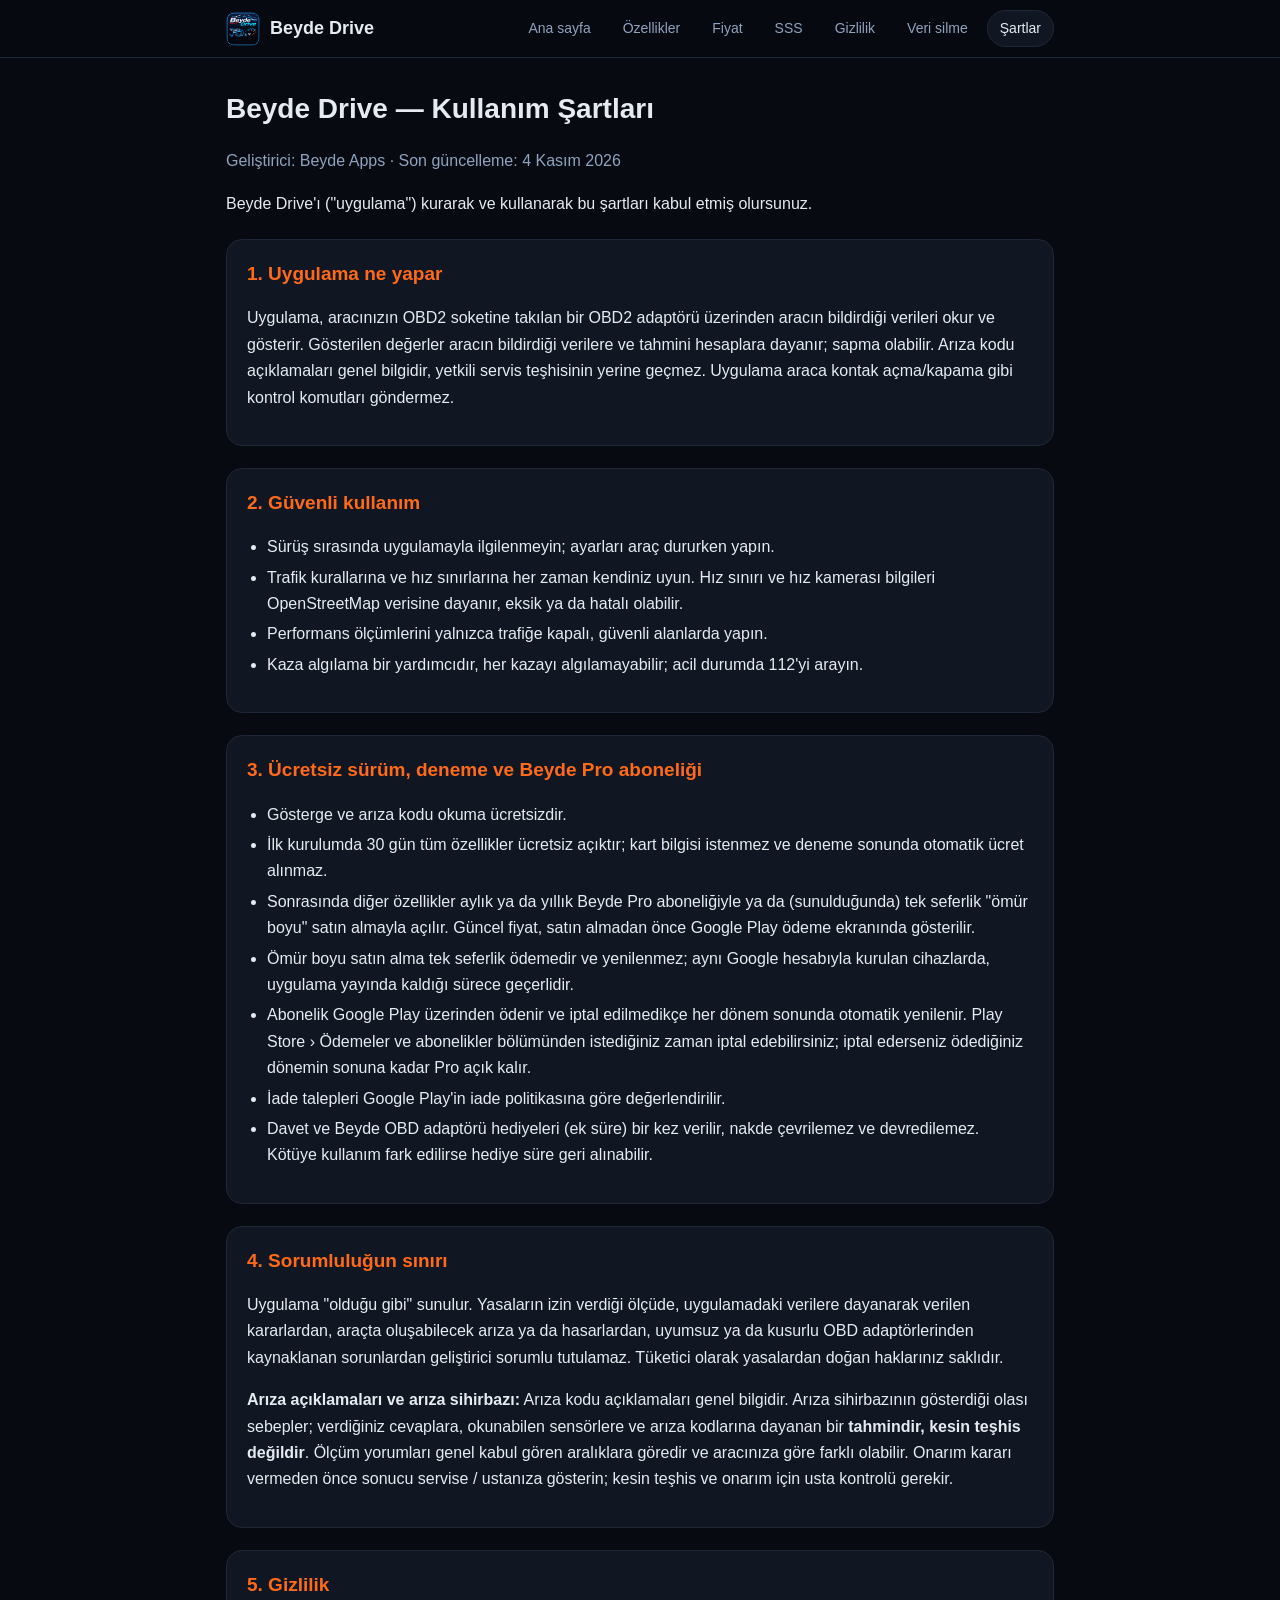
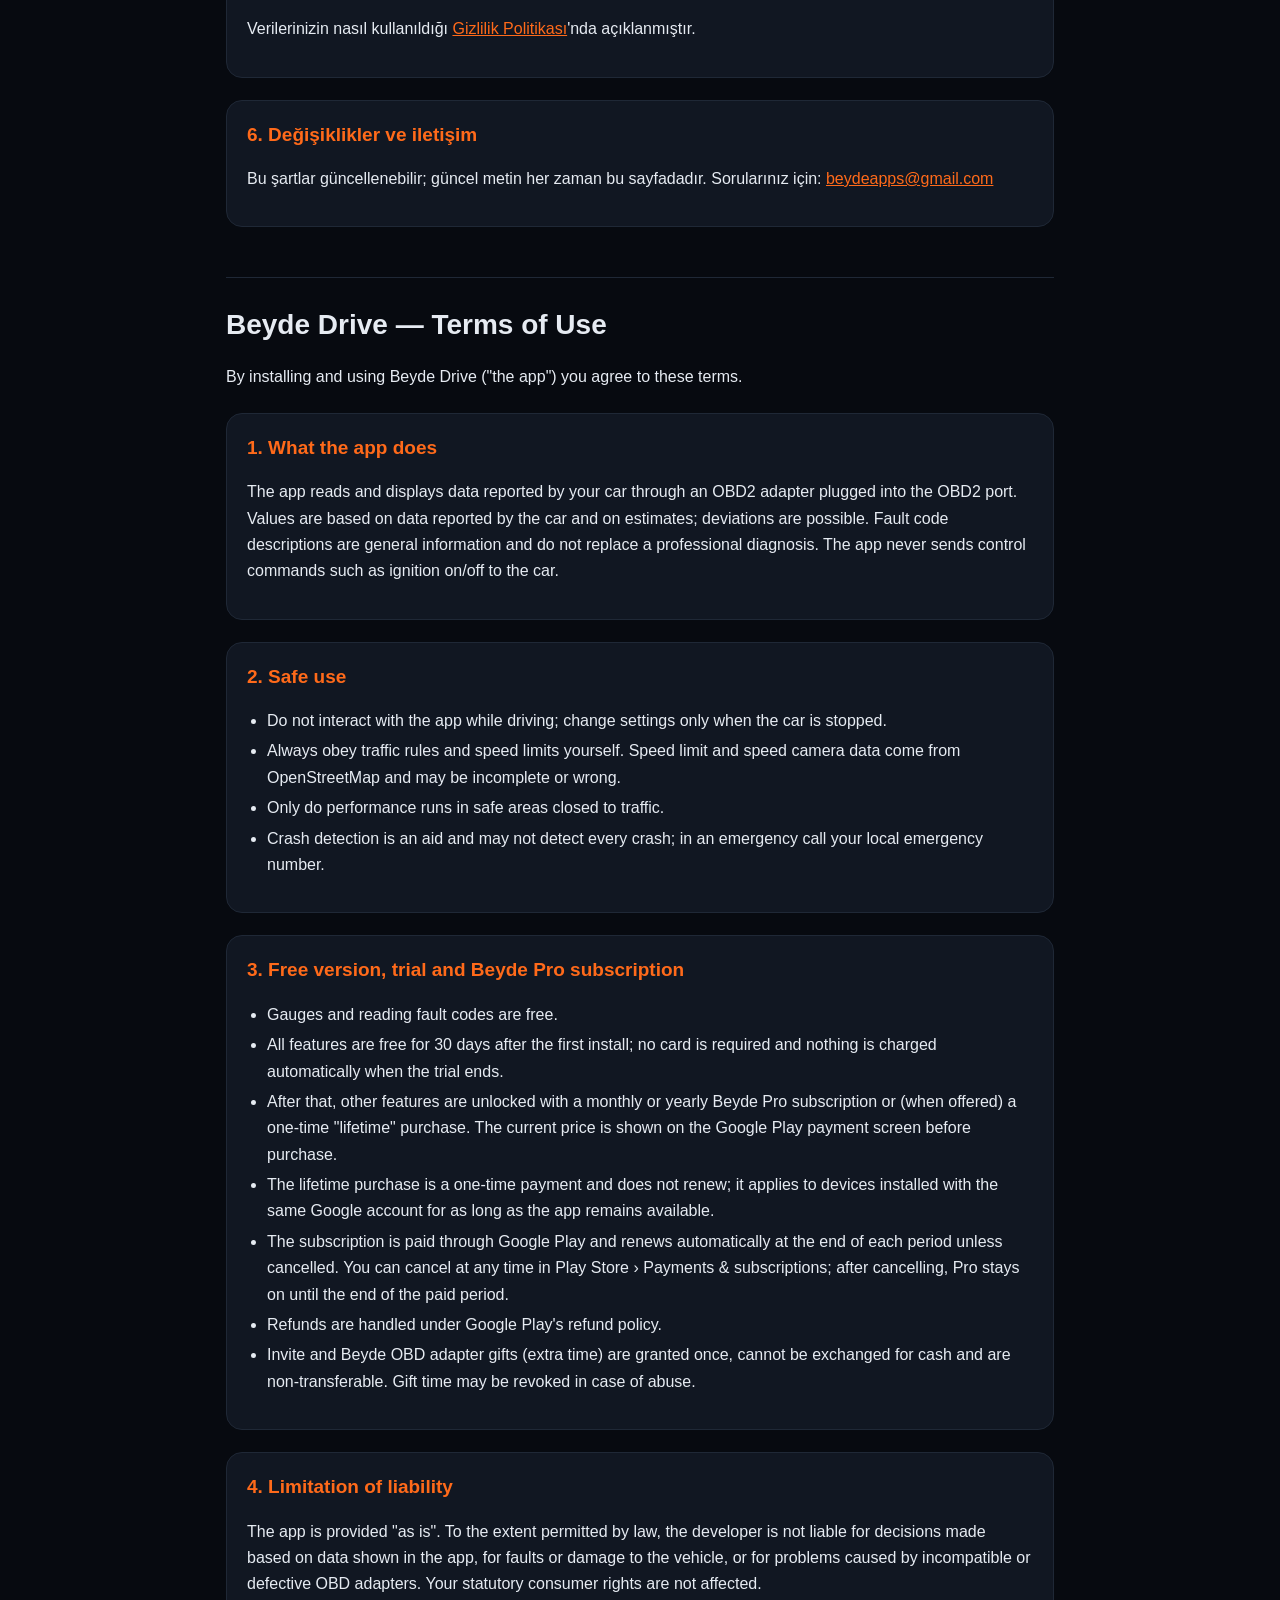
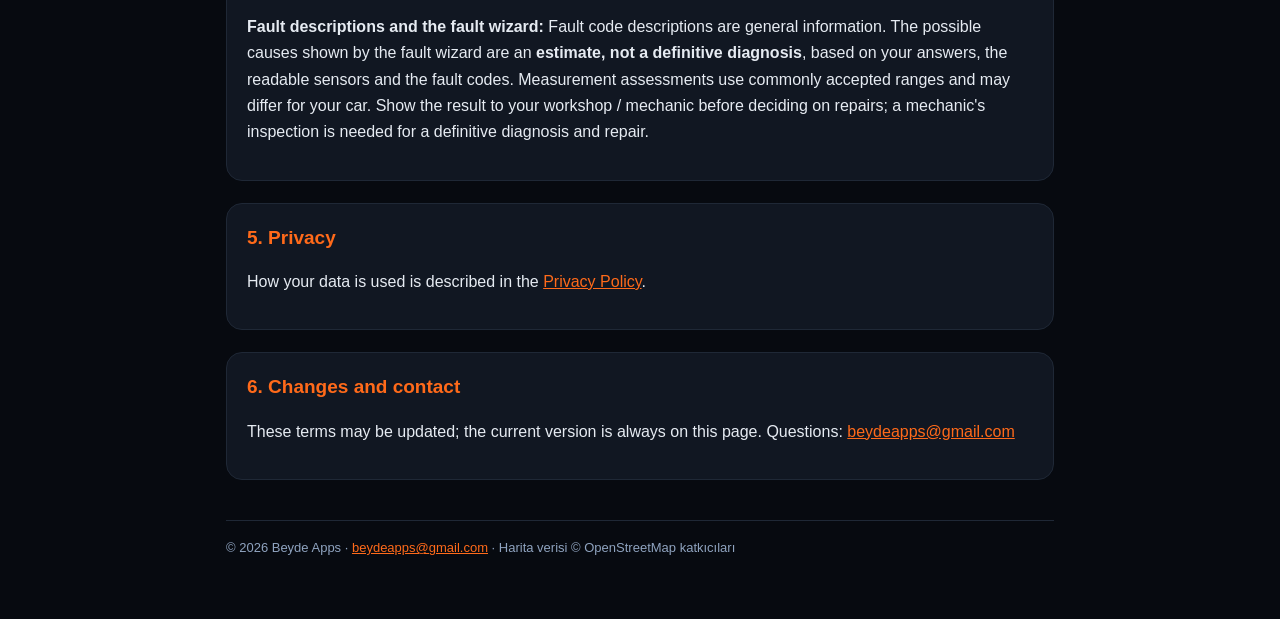
<file: kullanim-sartlari.html>
<!doctype html>
<html lang="tr">
<head>
<meta charset="utf-8">
<meta name="viewport" content="width=device-width, initial-scale=1">
<title>Beyde Drive — Kullanım Şartları</title>
<link rel="stylesheet" href="style.css">
</head>
<body>
<header class="top"><div class="in"><a class="brand" href="index.html"><img src="simge.png" alt="">Beyde Drive</a><nav class="nav"><a href="index.html">Ana sayfa</a><a href="index.html#ozellikler">Özellikler</a><a href="index.html#fiyat">Fiyat</a><a href="index.html#sss">SSS</a><a href="gizlilik.html">Gizlilik</a><a href="veri-silme.html">Veri silme</a><a href="kullanim-sartlari.html" class="on">Şartlar</a></nav></div></header>
<main>
<h1>Beyde Drive — Kullanım Şartları</h1>
<p class="meta">Geliştirici: Beyde Apps · Son güncelleme: 4 Kasım 2026</p>

<p>Beyde Drive'ı ("uygulama") kurarak ve kullanarak bu şartları kabul etmiş olursunuz.</p>

<section class="card">
<h2>1. Uygulama ne yapar</h2>
<p>Uygulama, aracınızın OBD2 soketine takılan bir OBD2 adaptörü üzerinden aracın bildirdiği verileri okur ve gösterir. Gösterilen değerler aracın bildirdiği verilere ve tahmini hesaplara dayanır; sapma olabilir. Arıza kodu açıklamaları genel bilgidir, yetkili servis teşhisinin yerine geçmez. Uygulama araca kontak açma/kapama gibi kontrol komutları göndermez.</p>
</section>
<section class="card">
<h2>2. Güvenli kullanım</h2>
<ul>
<li>Sürüş sırasında uygulamayla ilgilenmeyin; ayarları araç dururken yapın.</li>
<li>Trafik kurallarına ve hız sınırlarına her zaman kendiniz uyun. Hız sınırı ve hız kamerası bilgileri OpenStreetMap verisine dayanır, eksik ya da hatalı olabilir.</li>
<li>Performans ölçümlerini yalnızca trafiğe kapalı, güvenli alanlarda yapın.</li>
<li>Kaza algılama bir yardımcıdır, her kazayı algılamayabilir; acil durumda 112'yi arayın.</li>
</ul>
</section>
<section class="card">
<h2>3. Ücretsiz sürüm, deneme ve Beyde Pro aboneliği</h2>
<ul>
<li>Gösterge ve arıza kodu okuma ücretsizdir.</li>
<li>İlk kurulumda 30 gün tüm özellikler ücretsiz açıktır; kart bilgisi istenmez ve deneme sonunda otomatik ücret alınmaz.</li>
<li>Sonrasında diğer özellikler aylık ya da yıllık Beyde Pro aboneliğiyle ya da (sunulduğunda) tek seferlik "ömür boyu" satın almayla açılır. Güncel fiyat, satın almadan önce Google Play ödeme ekranında gösterilir.</li>
<li>Ömür boyu satın alma tek seferlik ödemedir ve yenilenmez; aynı Google hesabıyla kurulan cihazlarda, uygulama yayında kaldığı sürece geçerlidir.</li>
<li>Abonelik Google Play üzerinden ödenir ve iptal edilmedikçe her dönem sonunda otomatik yenilenir. Play Store › Ödemeler ve abonelikler bölümünden istediğiniz zaman iptal edebilirsiniz; iptal ederseniz ödediğiniz dönemin sonuna kadar Pro açık kalır.</li>
<li>İade talepleri Google Play'in iade politikasına göre değerlendirilir.</li>
<li>Davet ve Beyde OBD adaptörü hediyeleri (ek süre) bir kez verilir, nakde çevrilemez ve devredilemez. Kötüye kullanım fark edilirse hediye süre geri alınabilir.</li>
</ul>
</section>
<section class="card">
<h2>4. Sorumluluğun sınırı</h2>
<p>Uygulama "olduğu gibi" sunulur. Yasaların izin verdiği ölçüde, uygulamadaki verilere dayanarak verilen kararlardan, araçta oluşabilecek arıza ya da hasarlardan, uyumsuz ya da kusurlu OBD adaptörlerinden kaynaklanan sorunlardan geliştirici sorumlu tutulamaz. Tüketici olarak yasalardan doğan haklarınız saklıdır.</p>
<p><b>Arıza açıklamaları ve arıza sihirbazı:</b> Arıza kodu açıklamaları genel bilgidir. Arıza sihirbazının gösterdiği olası sebepler; verdiğiniz cevaplara, okunabilen sensörlere ve arıza kodlarına dayanan bir <b>tahmindir, kesin teşhis değildir</b>. Ölçüm yorumları genel kabul gören aralıklara göredir ve aracınıza göre farklı olabilir. Onarım kararı vermeden önce sonucu servise / ustanıza gösterin; kesin teşhis ve onarım için usta kontrolü gerekir.</p>
</section>
<section class="card">
<h2>5. Gizlilik</h2>
<p>Verilerinizin nasıl kullanıldığı <a href="gizlilik.html">Gizlilik Politikası</a>'nda açıklanmıştır.</p>
</section>
<section class="card">
<h2>6. Değişiklikler ve iletişim</h2>
<p>Bu şartlar güncellenebilir; güncel metin her zaman bu sayfadadır. Sorularınız için: <a href="mailto:beydeapps@gmail.com">beydeapps@gmail.com</a></p>
</section>
<div class="en">
<h1>Beyde Drive — Terms of Use</h1>
<p>By installing and using Beyde Drive ("the app") you agree to these terms.</p>
<section class="card">
<h2>1. What the app does</h2>
<p>The app reads and displays data reported by your car through an OBD2 adapter plugged into the OBD2 port. Values are based on data reported by the car and on estimates; deviations are possible. Fault code descriptions are general information and do not replace a professional diagnosis. The app never sends control commands such as ignition on/off to the car.</p>
</section>
<section class="card">
<h2>2. Safe use</h2>
<ul>
<li>Do not interact with the app while driving; change settings only when the car is stopped.</li>
<li>Always obey traffic rules and speed limits yourself. Speed limit and speed camera data come from OpenStreetMap and may be incomplete or wrong.</li>
<li>Only do performance runs in safe areas closed to traffic.</li>
<li>Crash detection is an aid and may not detect every crash; in an emergency call your local emergency number.</li>
</ul>
</section>
<section class="card">
<h2>3. Free version, trial and Beyde Pro subscription</h2>
<ul>
<li>Gauges and reading fault codes are free.</li>
<li>All features are free for 30 days after the first install; no card is required and nothing is charged automatically when the trial ends.</li>
<li>After that, other features are unlocked with a monthly or yearly Beyde Pro subscription or (when offered) a one-time "lifetime" purchase. The current price is shown on the Google Play payment screen before purchase.</li>
<li>The lifetime purchase is a one-time payment and does not renew; it applies to devices installed with the same Google account for as long as the app remains available.</li>
<li>The subscription is paid through Google Play and renews automatically at the end of each period unless cancelled. You can cancel at any time in Play Store › Payments & subscriptions; after cancelling, Pro stays on until the end of the paid period.</li>
<li>Refunds are handled under Google Play's refund policy.</li>
<li>Invite and Beyde OBD adapter gifts (extra time) are granted once, cannot be exchanged for cash and are non-transferable. Gift time may be revoked in case of abuse.</li>
</ul>
</section>
<section class="card">
<h2>4. Limitation of liability</h2>
<p>The app is provided "as is". To the extent permitted by law, the developer is not liable for decisions made based on data shown in the app, for faults or damage to the vehicle, or for problems caused by incompatible or defective OBD adapters. Your statutory consumer rights are not affected.</p>
<p><b>Fault descriptions and the fault wizard:</b> Fault code descriptions are general information. The possible causes shown by the fault wizard are an <b>estimate, not a definitive diagnosis</b>, based on your answers, the readable sensors and the fault codes. Measurement assessments use commonly accepted ranges and may differ for your car. Show the result to your workshop / mechanic before deciding on repairs; a mechanic's inspection is needed for a definitive diagnosis and repair.</p>
</section>
<section class="card">
<h2>5. Privacy</h2>
<p>How your data is used is described in the <a href="gizlilik.html">Privacy Policy</a>.</p>
</section>
<section class="card">
<h2>6. Changes and contact</h2>
<p>These terms may be updated; the current version is always on this page. Questions: <a href="mailto:beydeapps@gmail.com">beydeapps@gmail.com</a></p>
</section>
</div>
<footer>© 2026 Beyde Apps · <a href="mailto:beydeapps@gmail.com">beydeapps@gmail.com</a> · Harita verisi © OpenStreetMap katkıcıları</footer>
</main>
</body>
</html>
</file>
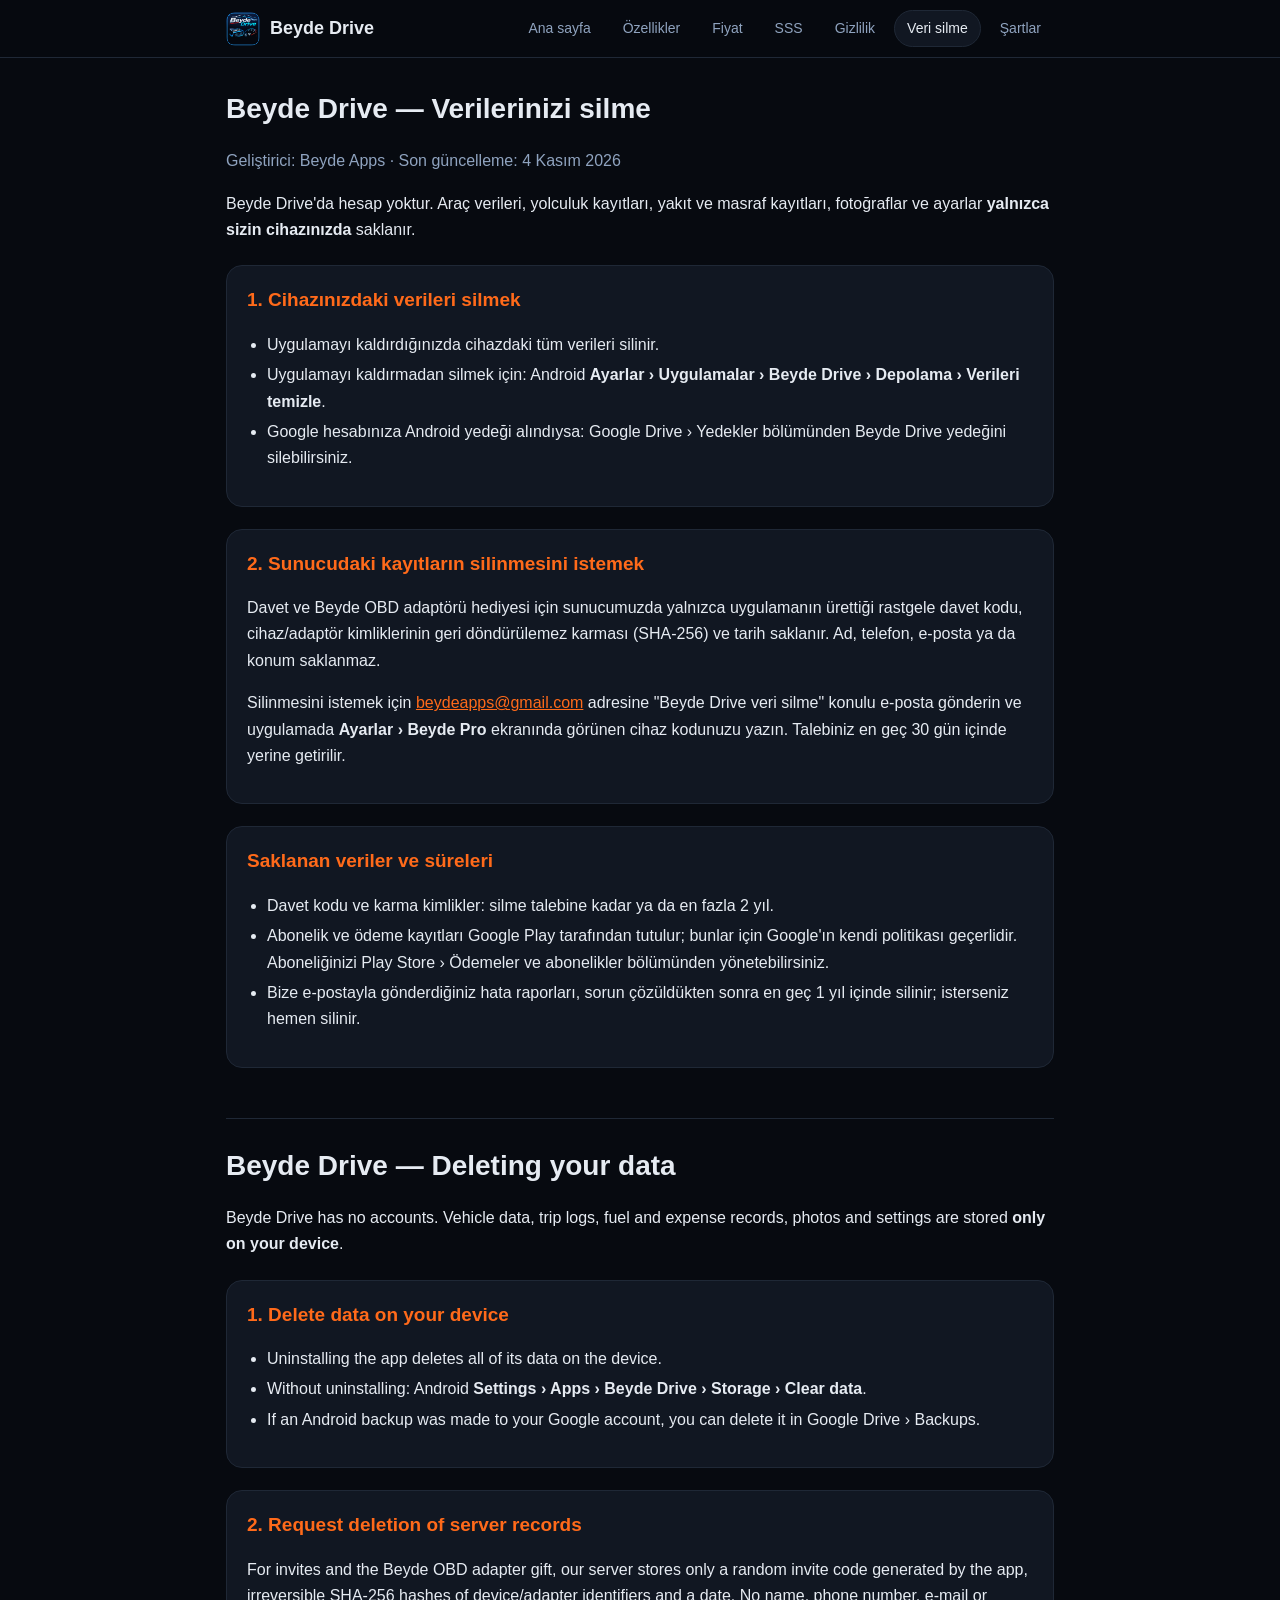
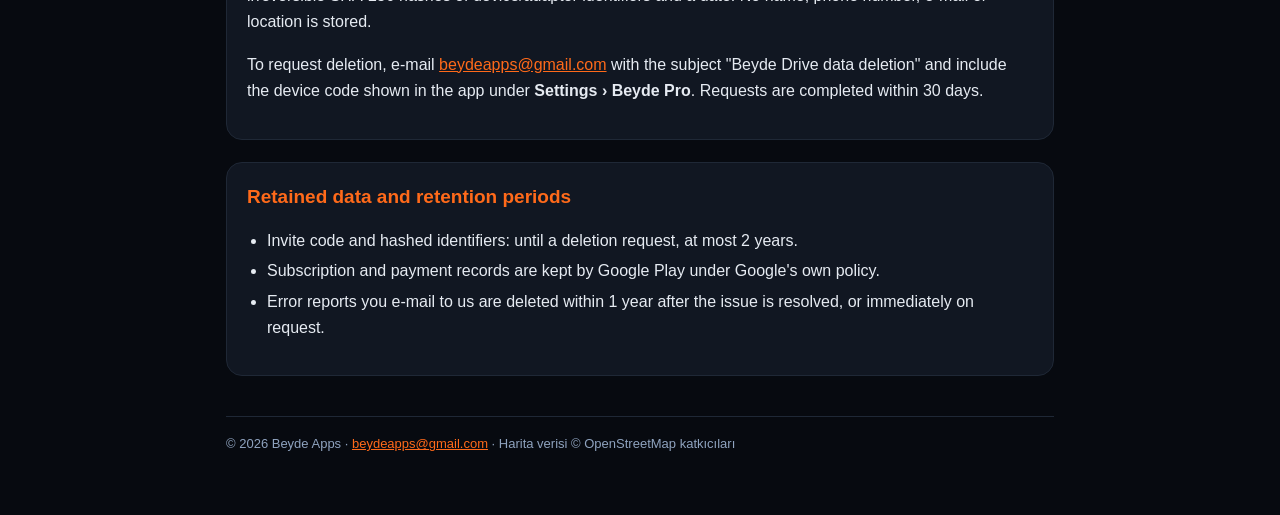
<file: veri-silme.html>
<!doctype html>
<html lang="tr">
<head>
<meta charset="utf-8">
<meta name="viewport" content="width=device-width, initial-scale=1">
<title>Beyde Drive — Veri Silme</title>
<link rel="stylesheet" href="style.css">
</head>
<body>
<header class="top"><div class="in"><a class="brand" href="index.html"><img src="simge.png" alt="">Beyde Drive</a><nav class="nav"><a href="index.html">Ana sayfa</a><a href="index.html#ozellikler">Özellikler</a><a href="index.html#fiyat">Fiyat</a><a href="index.html#sss">SSS</a><a href="gizlilik.html">Gizlilik</a><a href="veri-silme.html" class="on">Veri silme</a><a href="kullanim-sartlari.html">Şartlar</a></nav></div></header>
<main>
<h1>Beyde Drive — Verilerinizi silme</h1>
<p class="meta">Geliştirici: Beyde Apps · Son güncelleme: 4 Kasım 2026</p>

<p>Beyde Drive'da hesap yoktur. Araç verileri, yolculuk kayıtları, yakıt ve masraf kayıtları, fotoğraflar ve ayarlar <b>yalnızca sizin cihazınızda</b> saklanır.</p>

<section class="card">
<h2>1. Cihazınızdaki verileri silmek</h2>
<ul>
<li>Uygulamayı kaldırdığınızda cihazdaki tüm verileri silinir.</li>
<li>Uygulamayı kaldırmadan silmek için: Android <b>Ayarlar › Uygulamalar › Beyde Drive › Depolama › Verileri temizle</b>.</li>
<li>Google hesabınıza Android yedeği alındıysa: Google Drive › Yedekler bölümünden Beyde Drive yedeğini silebilirsiniz.</li>
</ul>
</section>
<section class="card">
<h2>2. Sunucudaki kayıtların silinmesini istemek</h2>
<p>Davet ve Beyde OBD adaptörü hediyesi için sunucumuzda yalnızca uygulamanın ürettiği rastgele davet kodu, cihaz/adaptör kimliklerinin geri döndürülemez karması (SHA-256) ve tarih saklanır. Ad, telefon, e-posta ya da konum saklanmaz.</p>
<p>Silinmesini istemek için <a href="mailto:beydeapps@gmail.com?subject=Beyde%20Drive%20veri%20silme">beydeapps@gmail.com</a> adresine "Beyde Drive veri silme" konulu e-posta gönderin ve uygulamada <b>Ayarlar › Beyde Pro</b> ekranında görünen cihaz kodunuzu yazın. Talebiniz en geç 30 gün içinde yerine getirilir.</p>
</section>
<section class="card">
<h2>Saklanan veriler ve süreleri</h2>
<ul>
<li>Davet kodu ve karma kimlikler: silme talebine kadar ya da en fazla 2 yıl.</li>
<li>Abonelik ve ödeme kayıtları Google Play tarafından tutulur; bunlar için Google'ın kendi politikası geçerlidir. Aboneliğinizi Play Store › Ödemeler ve abonelikler bölümünden yönetebilirsiniz.</li>
<li>Bize e-postayla gönderdiğiniz hata raporları, sorun çözüldükten sonra en geç 1 yıl içinde silinir; isterseniz hemen silinir.</li>
</ul>
</section>
<div class="en">
<h1>Beyde Drive — Deleting your data</h1>
<p>Beyde Drive has no accounts. Vehicle data, trip logs, fuel and expense records, photos and settings are stored <b>only on your device</b>.</p>
<section class="card">
<h2>1. Delete data on your device</h2>
<ul>
<li>Uninstalling the app deletes all of its data on the device.</li>
<li>Without uninstalling: Android <b>Settings › Apps › Beyde Drive › Storage › Clear data</b>.</li>
<li>If an Android backup was made to your Google account, you can delete it in Google Drive › Backups.</li>
</ul>
</section>
<section class="card">
<h2>2. Request deletion of server records</h2>
<p>For invites and the Beyde OBD adapter gift, our server stores only a random invite code generated by the app, irreversible SHA-256 hashes of device/adapter identifiers and a date. No name, phone number, e-mail or location is stored.</p>
<p>To request deletion, e-mail <a href="mailto:beydeapps@gmail.com?subject=Beyde%20Drive%20data%20deletion">beydeapps@gmail.com</a> with the subject "Beyde Drive data deletion" and include the device code shown in the app under <b>Settings › Beyde Pro</b>. Requests are completed within 30 days.</p>
</section>
<section class="card">
<h2>Retained data and retention periods</h2>
<ul>
<li>Invite code and hashed identifiers: until a deletion request, at most 2 years.</li>
<li>Subscription and payment records are kept by Google Play under Google's own policy.</li>
<li>Error reports you e-mail to us are deleted within 1 year after the issue is resolved, or immediately on request.</li>
</ul>
</section>
</div>
<footer>© 2026 Beyde Apps · <a href="mailto:beydeapps@gmail.com">beydeapps@gmail.com</a> · Harita verisi © OpenStreetMap katkıcıları</footer>
</main>
</body>
</html>
</file>
<file: style.css>
:root { --bg:#070a10; --card:#111722; --line:#1f2836; --ink:#e6ebf2; --dim:#8fa3bf; --ac:#ff6a1a; }
* { box-sizing: border-box; }
html { background: var(--bg); }
body { margin:0; font-family:-apple-system,Segoe UI,Roboto,sans-serif; background:var(--bg); color:var(--ink); line-height:1.65; }
a { color:var(--ac); }
.top { position:sticky; top:0; z-index:5; background:rgba(7,10,16,.92); backdrop-filter:blur(8px); border-bottom:1px solid var(--line); }
.top .in { max-width:860px; margin:0 auto; padding:10px 16px; display:flex; align-items:center; gap:14px; flex-wrap:wrap; }
.brand { display:flex; align-items:center; gap:10px; color:var(--ink); text-decoration:none; font-weight:700; font-size:18px; }
.brand img { width:34px; height:34px; border-radius:9px; }
.nav { display:flex; gap:6px; flex-wrap:wrap; margin-left:auto; }
.nav a { color:var(--dim); text-decoration:none; font-size:14px; padding:6px 12px; border-radius:999px; border:1px solid transparent; }
.nav a:hover { color:var(--ink); border-color:var(--line); }
.nav a.on { color:var(--ink); background:var(--card); border-color:var(--line); }
main { max-width:860px; margin:0 auto; padding:28px 16px 60px; }
h1 { font-size:28px; margin:0 0 4px; } h2 { font-size:19px; margin:28px 0 8px; color:var(--ac); }
small, .meta { color:var(--dim); }
.card { background:var(--card); border:1px solid var(--line); border-radius:16px; padding:18px 20px; margin-top:22px; }
.card h2 { margin-top:0; }
ul { padding-left:20px; } li { margin:4px 0; }
.en { margin-top:50px; border-top:1px solid var(--line); padding-top:24px; }
footer { color:var(--dim); font-size:13px; margin-top:40px; border-top:1px solid var(--line); padding-top:16px; }
@media (max-width:560px) { .nav { margin-left:0; width:100%; } h1 { font-size:24px; } }
main > header { display:flex; align-items:center; gap:16px; }
main > header img { width:72px; height:72px; border-radius:18px; }
main > header h1 { margin:0; } .tag { color:var(--dim); margin:2px 0 0; }
/* ---- ana sayfa ---- */
.hero { background: radial-gradient(1200px 500px at 70% 10%, rgba(255,106,26,.18), transparent 60%), radial-gradient(900px 500px at 10% 90%, rgba(47,155,255,.14), transparent 60%); border-bottom:1px solid var(--line); }
.hero .in { max-width:1100px; margin:0 auto; padding:48px 16px; display:grid; grid-template-columns: 1fr 1.2fr; gap:32px; align-items:center; }
.kicker { color:var(--ac); font-weight:700; letter-spacing:.12em; font-size:12px; margin:0 0 10px; }
.hero h1 { font-size:44px; line-height:1.1; margin:0 0 14px; }
.lead { color:#c9d4e3; font-size:17px; margin:0 0 20px; }
.cta { display:flex; gap:10px; flex-wrap:wrap; margin-bottom:10px; }
.btn { display:inline-block; background:var(--ac); color:#140700; font-weight:700; padding:12px 20px; border-radius:999px; text-decoration:none; }
.btn.ghost { background:transparent; color:var(--ink); border:1px solid var(--line); }
.small { font-size:13px; }
.hero-shot { width:100%; border-radius:16px; border:1px solid var(--line); box-shadow:0 20px 60px rgba(0,0,0,.6); }
main section { margin-top:40px; }
.sec { color:var(--ink); font-size:24px; margin:0 0 6px; }
.grid { display:grid; grid-template-columns:repeat(3,1fr); gap:16px; }
.grid.two { grid-template-columns:1fr 1fr; }
.grid .card { margin-top:0; }
.card h3 { margin:0 0 6px; font-size:17px; } .card h3 + p { margin-top:0; }
.card.f .ic { font-size:26px; display:block; margin-bottom:6px; }
.card.f p { color:#c9d4e3; margin:0; font-size:15px; }
.card.pro { border-color:rgba(255,106,26,.55); box-shadow:0 0 0 1px rgba(255,106,26,.2) inset; }
.shots { display:flex; gap:12px; overflow-x:auto; padding-bottom:8px; scroll-snap-type:x mandatory; }
.shots img { height:240px; border-radius:12px; border:1px solid var(--line); scroll-snap-align:start; }
#sss .card h3 { margin-top:14px; } #sss .card h3:first-child { margin-top:0; }
@media (max-width:860px) { .hero .in { grid-template-columns:1fr; } .hero h1 { font-size:34px; } .grid { grid-template-columns:1fr 1fr; } }
@media (max-width:560px) { .grid, .grid.two { grid-template-columns:1fr; } .shots img { height:170px; } }
.hero .in.one { grid-template-columns:1fr; max-width:860px; }
.sub { color:var(--dim); margin:0 0 14px; }
a.card.link { display:block; color:var(--ink); text-decoration:none; transition:border-color .15s, transform .15s; }
a.card.link:hover { border-color:var(--ac); transform:translateY(-2px); }
a.card.link p { color:#c9d4e3; margin:0 0 10px; font-size:15px; }
.card .ic { font-size:26px; display:block; margin-bottom:6px; }
.go { color:var(--ac); font-weight:700; font-size:14px; }
.card.contact { display:flex; gap:14px; align-items:flex-start; margin-top:16px; }
.card.contact .ic { margin:0; }
.card.contact p { margin:4px 0 0; }
.steps { display:grid; gap:12px; }
.card.step { display:flex; gap:16px; align-items:flex-start; margin-top:0; }
.card.step > b { flex:0 0 40px; height:40px; border-radius:50%; background:var(--ac); color:#140700; display:flex; align-items:center; justify-content:center; font-size:18px; }
.card.step p { margin:0; color:#c9d4e3; }
.faq h3 { margin-top:16px !important; } .faq h3:first-child { margin-top:0 !important; } .faq p { margin:4px 0 0; color:#c9d4e3; }
.stack { display:flex; flex-direction:column; gap:20px; }
.stack figure { margin:0; }
.stack img { width:100%; border-radius:14px; border:1px solid var(--line); display:block; }
.stack figcaption { color:var(--dim); font-size:14px; margin-top:8px; text-align:center; }
.feats .card { margin-top:0; }
.feats ul { margin:6px 0 0; } .feats li { color:#c9d4e3; font-size:15px; }
</file>
